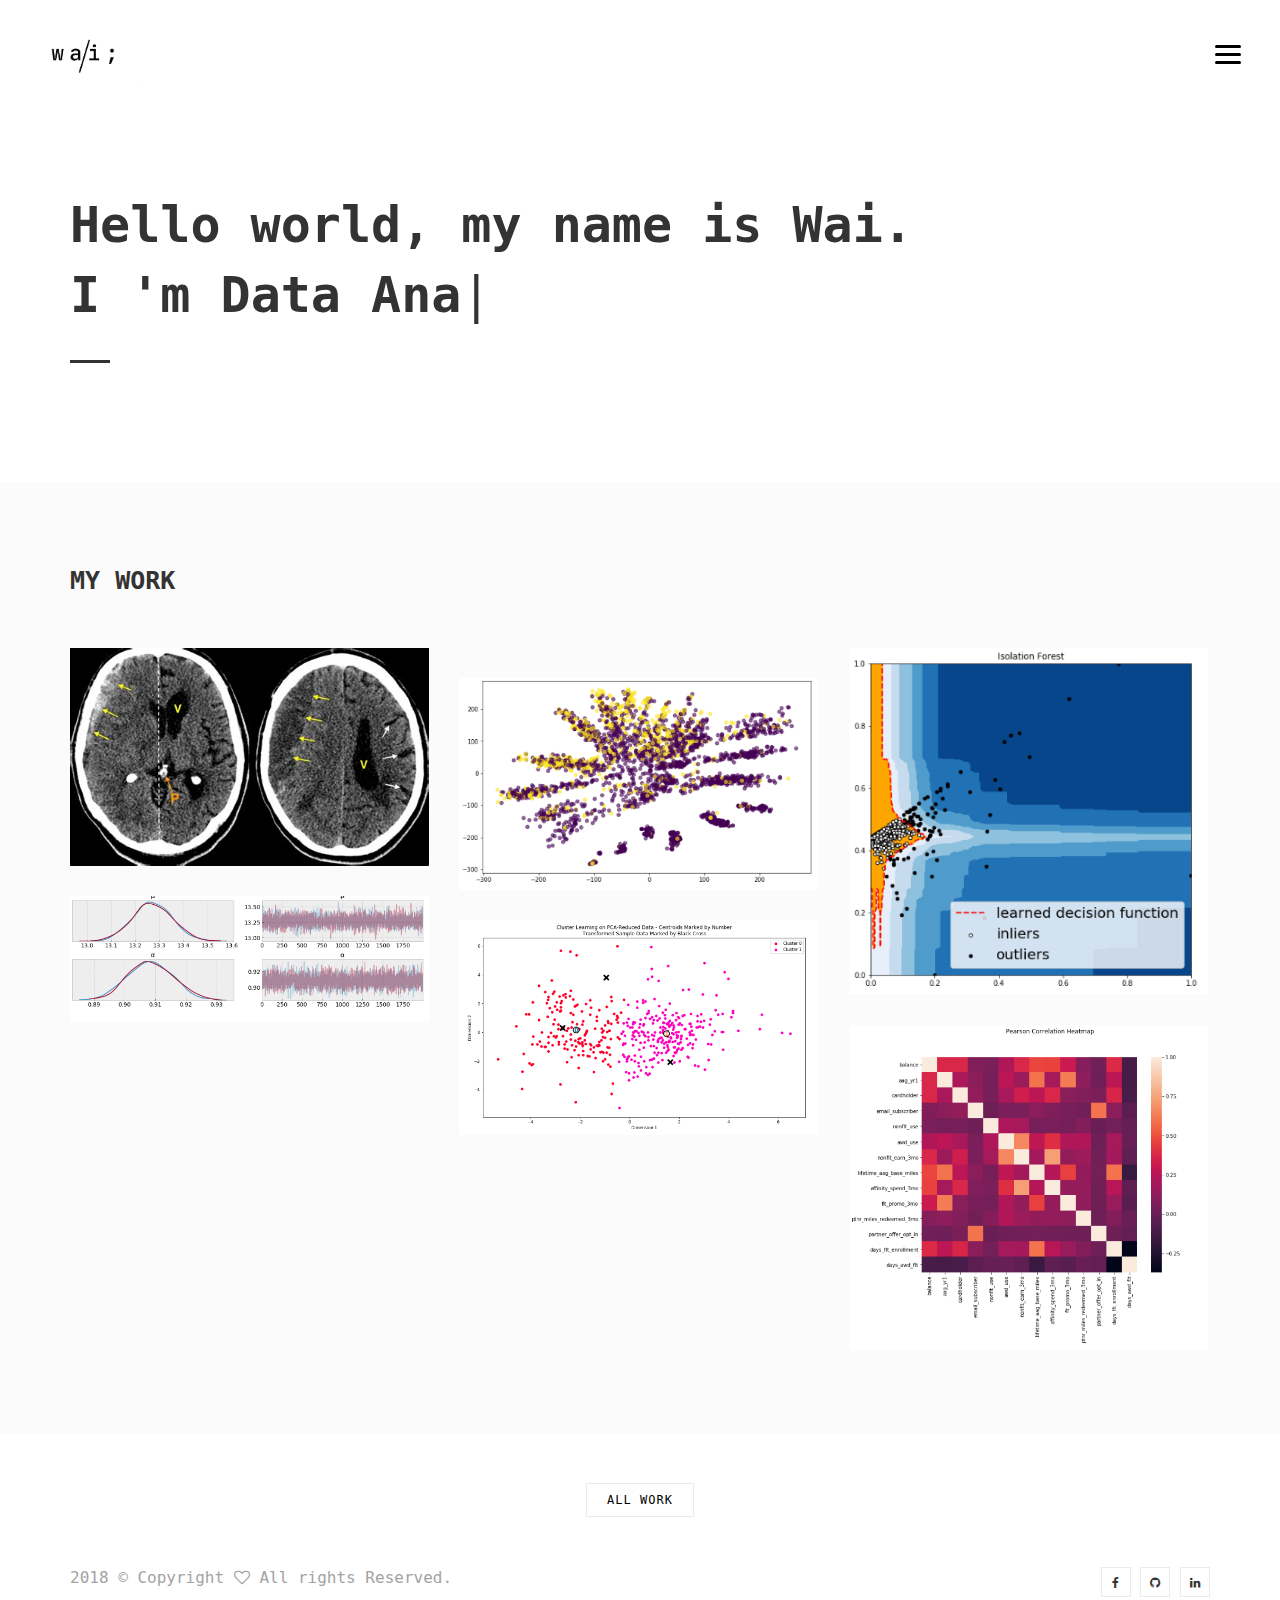
<file: index.html>
<!DOCTYPE html>
<html>
	<head>
		<title>Home</title>
		<meta charset="utf-8">
		<meta name="viewport" content="width=device-width, initial-scale=1.0, maximum-scale=1.0, user-scalable=no">
		<meta name="format-detection" content="telephone=no">
		<meta name="apple-mobile-web-app-capable" content="yes">
		<!-- Fonts-->
		<link rel="stylesheet" type="text/css" href="assets/fonts/fontawesome/font-awesome.min.css">
		<link rel="stylesheet" type="text/css" href="assets/fonts/pe-icon/pe-icon.css">
		<!-- Vendors-->
		<link rel="stylesheet" type="text/css" href="assets/vendors/bootstrap/grid.css">
		<link rel="stylesheet" type="text/css" href="assets/vendors/magnific-popup/magnific-popup.min.css">
		<link rel="stylesheet" type="text/css" href="assets/vendors/swiper/swiper.css">

		<!-- App & fonts-->
		<link rel="stylesheet" type="text/css" href="https://fonts.googleapis.com/css2?family=Source+Code+Pro&display=swap" rel="stylesheet">
		<link rel="stylesheet" type="text/css" id="app-stylesheet" href="assets/css/main.css"><!--[if lt IE 9]>
			<script src="https://oss.maxcdn.com/libs/html5shiv/3.7.0/html5shiv.js"></script>
		<![endif]-->
	</head>

	<body>
		<div class="page-wrap" id="root">

			<!-- header -->
			<header class="header header--fixed">
				<div class="header__inner">
					<div class="header__logo"><a href="index.html"><img src="assets/img/logo.png" alt="" style="width: 122px;"/></a></div>
					<div class="navbar-toggle" id="fs-button">
						<div class="navbar-icon"><span></span></div>
					</div>
				</div>

				<!-- fullscreenmenu__module -->
				<div class="fullscreenmenu__module" trigger="#fs-button">

					<!-- overlay-menu -->
					<nav class="overlay-menu">

						<!--  -->
						<ul class="wil-menu-list">
							<li class="current-menu-item"><a href="index.html">Home</a>
							</li>
						<!--	<li><a href="about.html">About</a>
						</li> -->
							<li><a href="work.html">Work</a>
							</li>
							<!--
							<li><a href="blog.html">Blog</a>
							</li> -->
							<li><a href="contact.html">Contact</a>
							</li>
						</ul><!--  -->

					</nav><!-- End / overlay-menu -->

				</div><!-- End / fullscreenmenu__module -->

			</header><!-- End / header -->

			<!-- Content-->
			<div class="wil-content">

				<!-- Section -->
				<section class="awe-section">
					<div class="container">

						<!-- page-title -->
						<div class="page-title">
							<h2 class="page-title__title">Hello world, my name is Wai.<br>I

								<!-- typing__module -->
								<div class="typing__module">
									<div class="typed-strings"><span>'m Data Analyst</span><span>love to deep dive into data </span>
									</div><span class="typed"></span>
								</div><!-- End / typing__module -->

							</h2>
							<p class="page-title__text"></p>
							<div class="page-title__divider"></div>
						</div><!-- End / page-title -->

					</div>
				</section>
				<!-- End / Section -->


				<!-- Section -->
				<section class="awe-section bg-gray">
					<div class="container">
						<div class="row">
							<div class="col-lg-6 ">

								<!-- title -->
								<div class="title">
									<h2 class="title__title">My work</h2>
								</div><!-- End / title -->

							</div>
						</div>
						<div class="grid-css grid-css--masonry" data-col-lg="3" data-col-md="2" data-col-sm="2" data-col-xs="1" data-gap="30">
							<div class="grid__inner">
								<div class="grid-sizer"></div>
								<div class="grid-item">
									<div class="grid-item__inner">
										<div class="grid-item__content-wrapper">

											<!-- work -->
											<div class="work"><a href="https://github.com/wai-htet/brain-CT-scan/">

													<!-- hoverbox ef-slide-bottom -->
													<div class="hoverbox ef-slide-bottom light">

														<!-- hb_front -->
														<div class="hb_front"><img src="assets/img/works/brain.jpeg" alt=""/>
														</div><!-- End / hb_front -->
														<!-- hb_back -->
														<div class="hb_back">
															<h2 class="work__title"> Detects Brain Hemorrhage </h2><span class="work__text">view code</span>
														</div><!-- End / hb_back -->

													</div><!-- End / hoverbox ef-slide-bottom -->
													</a>
											</div><!-- End / work -->

										</div>
									</div>
								</div>

								<div class="grid-item">
									<div class="grid-item__inner">
										<div class="grid-item__content-wrapper">

									<!-- work -->
											<div class="work"><a href="work-detail.html">

													<!-- hoverbox ef-move-top -->
													<div class="hoverbox ef-move-top light">

														<!-- hb_front
														<div class="hb_front"><img src="https://images.pexels.com/photos/609687/pexels-photo-609687.jpeg?w=1260&amp;h=750&amp;auto=compress&amp;cs=tinysrgb" alt=""/>
														</div>
														<! End / hb_front -->


														<!-- hb_back
														<div class="hb_back">
															<h2 class="work__title">How to Create and Manage SVG Sprites</h2><span class="work__text">View detail</span>
														</div> -->

													</div><!-- End / hoverbox ef-move-top -->
													</a>
											</div><!-- End / work -->

										</div>
									</div>
								</div>
								<div class="grid-item">
									<div class="grid-item__inner">
										<div class="grid-item__content-wrapper">

											<!-- work -->
											<div class="work"><a href="https://github.com/wai-htet/Machine-learning">

													<!-- hoverbox ef-slide-right -->
													<div class="hoverbox ef-slide-right light">

														<!-- hb_front -->
														<div class="hb_front"><img src="assets/img/works/anonmly detection.png" alt=""/>
														</div><!-- End / hb_front -->


														<!-- hb_back -->
														<div class="hb_back">
															<h2 class="work__title">Anonmly Detection</h2><span class="work__text">View Code</span>
														</div><!-- End / hb_back -->

													</div><!-- End / hoverbox ef-slide-right -->
													</a>
											</div><!-- End / work -->

										</div>
									</div>
								</div>
								<div class="grid-item">
									<div class="grid-item__inner">
										<div class="grid-item__content-wrapper">

											<!-- work -->
											<div class="work"><a href="https://github.com/wai-htet/Machine-learning">

													<!-- hoverbox ef-zoom-in -->
													<div class="hoverbox ef-zoom-in light">

														<!-- hb_front -->
														<div class="hb_front"><img src="assets/img/works/customer-churn.png" alt=""/>
														</div><!-- End / hb_front -->


														<!-- hb_back -->
														<div class="hb_back">
															<h2 class="work__title">Autoencoder for Customer Churn</h2><span class="work__text">View Code</span>
														</div><!-- End / hb_back -->

													</div><!-- End / hoverbox ef-zoom-in -->
													</a>
											</div><!-- End / work -->

										</div>
									</div>
								</div>
								<!--
								<div class="grid-item">
									<div class="grid-item__inner">
										<div class="grid-item__content-wrapper">

											<!-- work 
											<div class="work"><a href="work-detail.htm">

													<!-- hoverbox ef-zoom-in 
													<div class="hoverbox ef-zoom-in light">

														<!-- hb_front 
														<div class="hb_front"><img src="assets/img/works/out2.gif" alt=""/>
														</div><!-- End / hb_front -->


														<!-- hb_back 
														<div class="hb_back">
															<h2 class="work__title">Lane-And-Vehicle-Detection - computer vision </h2><span class="work__text">View Code</span>
														</div><!-- End / hb_back 

													</div><!-- End / hoverbox ef-zoom-in 
													</a>
											</div><!-- End / work

										</div>
									</div>
								</div> -->
								<div class="grid-item">
									<div class="grid-item__inner">
										<div class="grid-item__content-wrapper">

											<!-- work -->
											<div class="work"><a href="https://github.com/wai-htet/Machine-learning">

													<!-- hoverbox ef-slide-right -->
													<div class="hoverbox ef-slide-right light">

														<!-- hb_front -->
														<div class="hb_front"><img src="assets/img/works/customer.png" alt=""/>
														</div><!-- End / hb_front -->


														<!-- hb_back -->
														<div class="hb_back">
															<h2 class="work__title"> Customer Support Response time </h2><span class="work__text">View Code</span>
														</div><!-- End / hb_back -->

													</div><!-- End / hoverbox ef-slide-right -->
													</a>
											</div><!-- End / work -->

										</div>
									</div>
								</div>
								<div class="grid-item">
									<div class="grid-item__inner">
										<div class="grid-item__content-wrapper">

											<!-- work -->
											<div class="work"><a href="https://github.com/wai-htet/Machine-learning">

													<!-- hoverbox ef-move-right -->
													<div class="hoverbox ef-move-right light">

														<!-- hb_front -->
														<div class="hb_front"><img src="assets/img/works/customer seg.png" alt=""/>
														</div><!-- End / hb_front -->


														<!-- hb_back -->
														<div class="hb_back">
															<h2 class="work__title">Customer_Segmentation</h2><span class="work__text">View Code</span>
														</div><!-- End / hb_back -->

													</div><!-- End / hoverbox ef-move-right -->
													</a>
											</div><!-- End / work -->

										</div>
									</div>
								</div>
								<div class="grid-item">
									<div class="grid-item__inner">
										<div class="grid-item__content-wrapper">

											<!-- work -->
											<div class="work"><a href="https://github.com/wai-htet/Machine-learning">

													<!-- hoverbox ef-move-bottom -->
													<div class="hoverbox ef-move-bottom light">

														<!-- hb_front -->
														<div class="hb_front"><img src="assets/img/works/haha.png" alt=""/>
														</div><!-- End / hb_front -->


														<!-- hb_back -->
														<div class="hb_back">
															<h2 class="work__title">Propensity Modelling</h2><span class="work__text">View Code</span>
														</div><!-- End / hb_back -->

													</div><!-- End / hoverbox ef-move-bottom -->
													</a>
											</div><!-- End / work -->

										</div>
									</div>
								</div>
								<!--
								<div class="grid-item">
									<div class="grid-item__inner">
										<div class="grid-item__content-wrapper">

											<!-- work -
											<div class="work"><a href="https://github.com/wai-htet/Machine-learning">

													<!-- hoverbox ef-move-bottom
													<div class="hoverbox ef-move-bottom light">

														<!-- hb_front
														<div class="hb_front"><img src="https://images.pexels.com/photos/15382/pexels-photo.jpg?h=350&amp;auto=compress&amp;cs=tinysrgb" alt=""/>
														</div><!-- End / hb_front -->


														<!-- hb_back
														<div class="hb_back">
															<h2 class="work__title">5 Ways to Use 404 Pages</h2><span class="work__text">View Code</span>
														</div><!-- End / hb_back

													</div><!-- End / hoverbox ef-move-bottom
													</a>
											</div><!-- End / work -->

										</div>
									</div>
								</div>
							</div>
						</div>

						<div class="awe-text-center mt-50">
							<a class="md-btn md-btn--outline-primary" href="#">all work
							</a>
						</div>
					</div>
				</section>
				<!-- End / Section -->

			</div>
			<!-- End / Content-->

			<!-- footer -->
			<div class="footer">
				<div class="container">
					<div class="row">
						<div class="col-md-6 col-lg-6 ">
							<p class="footer__coppy">2018 &copy; Copyright <i class="fa fa-heart-o" aria-hidden="true"></i>  All rights Reserved.</p>
						</div>
						<div class="col-md-6 col-lg-6 ">
							<div class="footer__social">

								<!-- social-icon -->
								<a class="social-icon" href="#"><i class="social-icon__icon fa fa-facebook"></i>
								</a><!-- End / social-icon -->
								<!-- social-icon -->
								<a class="social-icon" href="#"><i class="fa fa-github" aria-hidden="true"></i></a>
								<!-- End / social-icon -->
								<!-- social-icon -->
								<a class="social-icon" href="#"><i class="social-icon__icon fa fa-linkedin"></i>
								</a><!-- End / social-icon -->
                <!-- End / social-icon -->

							</div>
						</div>
					</div>
				</div>
			</div><!-- End / footer -->

		</div>
		<!-- Vendors-->
		<script type="text/javascript" src="assets/vendors/jquery/jquery.min.js"></script>
		<script type="text/javascript" src="assets/vendors/imagesloaded/imagesloaded.pkgd.js"></script>
		<script type="text/javascript" src="assets/vendors/isotope-layout/isotope.pkgd.js"></script>
		<script type="text/javascript" src="assets/vendors/jquery-one-page/jquery.nav.min.js"></script>
		<script type="text/javascript" src="assets/vendors/jquery.easing/jquery.easing.min.js"></script>
		<script type="text/javascript" src="assets/vendors/jquery.matchHeight/jquery.matchHeight.min.js"></script>
		<script type="text/javascript" src="assets/vendors/magnific-popup/jquery.magnific-popup.min.js"></script>
		<script type="text/javascript" src="assets/vendors/masonry-layout/masonry.pkgd.js"></script>
		<script type="text/javascript" src="assets/vendors/jquery.waypoints/jquery.waypoints.min.js"></script>
		<script type="text/javascript" src="assets/vendors/swiper/swiper.jquery.js"></script>
		<script type="text/javascript" src="assets/vendors/menu/menu.js"></script>
		<script type="text/javascript" src="assets/vendors/typed/typed.min.js"></script>
		<!-- App-->
		<script type="text/javascript" src="assets/js/main.js"></script>
	</body>
</html>
</file>
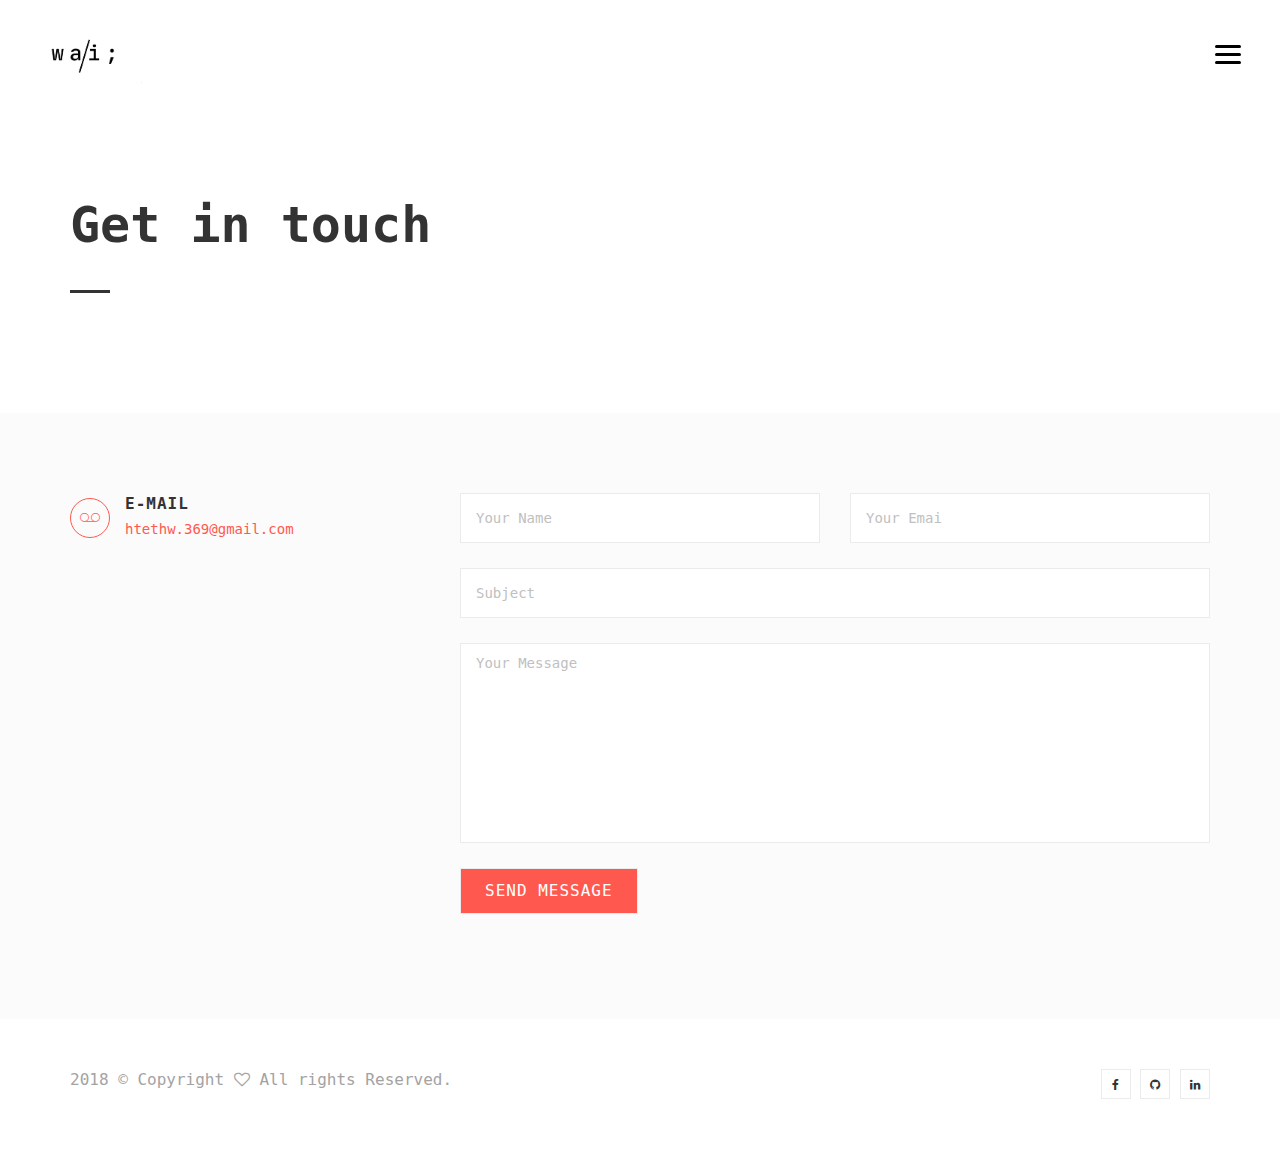
<file: contact.html>
<!DOCTYPE html>
<html>
	<head>
		<title>Contact</title>
		<meta charset="utf-8">
		<meta name="viewport" content="width=device-width, initial-scale=1.0, maximum-scale=1.0, user-scalable=no">
		<meta name="format-detection" content="telephone=no">
		<meta name="apple-mobile-web-app-capable" content="yes">
		<!-- Fonts-->
		<link rel="stylesheet" type="text/css" href="assets/fonts/fontawesome/font-awesome.min.css">
		<link rel="stylesheet" type="text/css" href="assets/fonts/pe-icon/pe-icon.css">
		<!-- Vendors-->
		<link rel="stylesheet" type="text/css" href="assets/vendors/bootstrap/grid.css">
		<link rel="stylesheet" type="text/css" href="assets/vendors/magnific-popup/magnific-popup.min.css">
		<link rel="stylesheet" type="text/css" href="assets/vendors/swiper/swiper.css">
		<!-- App & fonts-->
		<link rel="stylesheet" type="text/css" href="https://fonts.googleapis.com/css?family=Montserrat:300,400,500,600,700|Open+Sans:400,700">
		<link rel="stylesheet" type="text/css" id="app-stylesheet" href="assets/css/main.css"><!--[if lt IE 9]>
			<script src="https://oss.maxcdn.com/libs/html5shiv/3.7.0/html5shiv.js"></script>
		<![endif]-->
	</head>

	<body>
		<div class="page-wrap" id="root">

			<!-- header -->
			<header class="header header--fixed">
				<div class="header__inner">
					<div class="header__logo"><a href="index.html"><img src="assets/img/logo.png" alt="" style="width: 122px;"/></a></div>
					<div class="navbar-toggle" id="fs-button">
						<div class="navbar-icon"><span></span></div>
					</div>
				</div>

				<!-- fullscreenmenu__module -->
				<div class="fullscreenmenu__module" trigger="#fs-button">

					<!-- overlay-menu -->
					<nav class="overlay-menu">

						<!--  -->
						<ul class="wil-menu-list">
							<li><a href="index.html">Home</a>
							</li>
							<!--<li><a href="about.html">About</a>
							</li> -->
							<li><a href="work.html">Work</a>
							</li>
						<!--	<li><a href="blog.html">Blog</a>
							</li> -->
							<li class="current-menu-item"><a href="contact.html">Contact</a>
							</li>
						</ul><!--  -->

					</nav><!-- End / overlay-menu -->

				</div><!-- End / fullscreenmenu__module -->

			</header><!-- End / header -->

			<!-- Content-->
			<div class="wil-content">

				<!-- Section -->
				<section class="awe-section">
					<div class="container">

						<!-- page-title -->
						<div class="page-title pb-40">
							<h2 class="page-title__title">Get in touch</h2>
						<!--	<p class="page-title__text">Curabitur elementum urna augue, eu porta</p> -->
							<div class="page-title__divider"></div>
						</div><!-- End / page-title -->

					</div>
				</section>
				<!-- End / Section -->


				<!-- Section -->
				<section class="awe-section bg-gray">
					<div class="container">
						<div class="row">
							<div class="col-md-4 col-lg-3 ">

								<!-- contact
								<div class="contact">
									<div class="contact__icon"><i class="pe-7s-note"></i></div>
									<h3 class="contact__title">address</h3>
									<div class="contact__text">Nam suscipit nisi risus, et porttitor metus molest</div>
								</div><!-- End / contact -->


								<!-- contact
								<div class="contact">
									<div class="contact__icon"><i class="pe-7s-back"></i></div>
									<h3 class="contact__title">call us</h3>
									<div class="contact__text">+1-202-555-0177</div>
								</div><!-- End / contact -->


								<!-- contact -->

								<div class="contact">
									<div class="contact__icon"><i class="pe-7s-voicemail"></i></div>
									<h3 class="contact__title">e-mail</h3>
									<div class="contact__text"><a href="#">htethw.369@gmail.com</a></div>
								</div><!-- End / contact -->

							</div>
							<form action=”contact.php” method=”post” enctype=”multipart/form-data”>
							<div class="col-md-7 col-lg-8 col-xs-offset-0 col-sm-offset-0 col-md-offset-0 col-lg-offset-1 ">
								<div class="form-wrapper">

									<!-- form-item -->
									
									<div class="form-item form-item--half">
										<input class="form-control" type="text" name="input" placeholder="Your name"/>
									</div><!-- End / form-item -->


									<!-- form-item -->
									<div class="form-item form-item--half">
										<input class="form-control" type="text" name="input" placeholder="Your emai"/>
									</div><!-- End / form-item -->


									<!-- form-item -->
									<div class="form-item">
										<input class="form-control" type="text" name="input" placeholder="Subject"/>
									</div><!-- End / form-item -->


									<!-- form-item -->
									<div class="form-item">
										<textarea class="form-control" placeholder="Your message" style="min-height:200px;"></textarea>
									</div><!-- End / form-item -->


									<!-- form-item -->
									<div class="form-item">
										<a class="md-btn md-btn--primary md-btn--lg " href="#">Send message
										</a>
									</div><!-- End / form-item -->
			
								</div>
							</div>
							</form>
						</div>
					</div>
				</section>
				<!-- End / Section -->

			</div>
			<!-- End / Content-->

			<!-- footer -->
			<div class="footer">
				<div class="container">
					<div class="row">
						<div class="col-md-6 col-lg-6 ">
							<p class="footer__coppy">2018 &copy; Copyright <i class="fa fa-heart-o" aria-hidden="true"></i>  All rights Reserved.</p>
						</div>
						<div class="col-md-6 col-lg-6 ">
							<div class="footer__social">

								<!-- social-icon -->
								<a class="social-icon" href="#"><i class="social-icon__icon fa fa-facebook"></i>
								</a><!-- End / social-icon -->
								<!-- social-icon -->
								<a class="social-icon" href="#"><i class="fa fa-github" aria-hidden="true"></i></a>
								<!-- End / social-icon -->
								<!-- social-icon -->
								<a class="social-icon" href="#"><i class="social-icon__icon fa fa-linkedin"></i>
								</a><!-- End / social-icon -->
                <!-- End / social-icon -->

							</div>
						</div>
					</div>
				</div>
			</div><!-- End / footer -->

		</div>
		<!-- Vendors-->
		<script type="text/javascript" src="assets/vendors/jquery/jquery.min.js"></script>
		<script type="text/javascript" src="assets/vendors/imagesloaded/imagesloaded.pkgd.js"></script>
		<script type="text/javascript" src="assets/vendors/isotope-layout/isotope.pkgd.js"></script>
		<script type="text/javascript" src="assets/vendors/jquery-one-page/jquery.nav.min.js"></script>
		<script type="text/javascript" src="assets/vendors/jquery.easing/jquery.easing.min.js"></script>
		<script type="text/javascript" src="assets/vendors/jquery.matchHeight/jquery.matchHeight.min.js"></script>
		<script type="text/javascript" src="assets/vendors/magnific-popup/jquery.magnific-popup.min.js"></script>
		<script type="text/javascript" src="assets/vendors/masonry-layout/masonry.pkgd.js"></script>
		<script type="text/javascript" src="assets/vendors/jquery.waypoints/jquery.waypoints.min.js"></script>
		<script type="text/javascript" src="assets/vendors/swiper/swiper.jquery.js"></script>
		<script type="text/javascript" src="assets/vendors/menu/menu.js"></script>
		<script type="text/javascript" src="assets/vendors/typed/typed.min.js"></script>
		<!-- App-->
		<script type="text/javascript" src="assets/js/main.js"></script>
	</body>
</html>
</file>
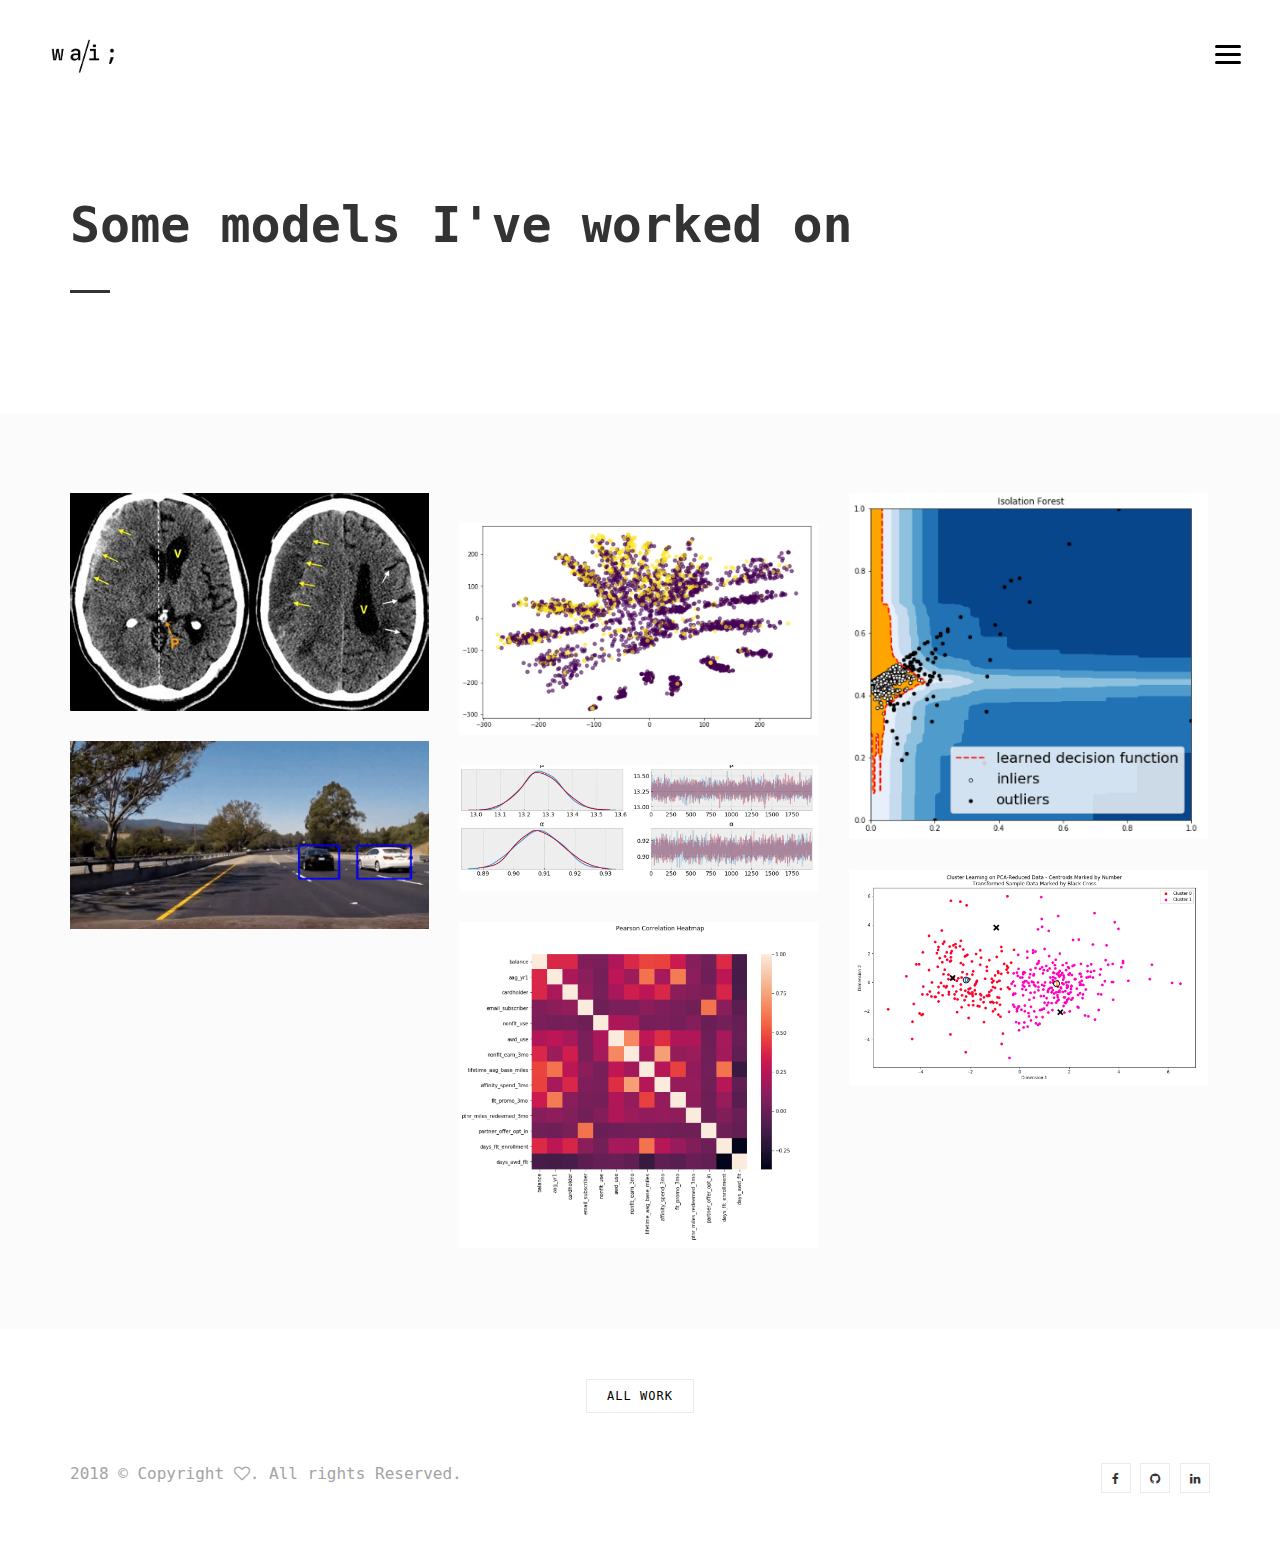
<file: work.html>
<!DOCTYPE html>
<html>
	<head>
		<title>Work</title>
		<meta charset="utf-8">
		<meta name="viewport" content="width=device-width, initial-scale=1.0, maximum-scale=1.0, user-scalable=no">
		<meta name="format-detection" content="telephone=no">
		<meta name="apple-mobile-web-app-capable" content="yes">
		<!-- Fonts-->
		<link rel="stylesheet" type="text/css" href="assets/fonts/fontawesome/font-awesome.min.css">
		<link rel="stylesheet" type="text/css" href="assets/fonts/pe-icon/pe-icon.css">
		<!-- Vendors-->
		<link rel="stylesheet" type="text/css" href="assets/vendors/bootstrap/grid.css">
		<link rel="stylesheet" type="text/css" href="assets/vendors/magnific-popup/magnific-popup.min.css">
		<link rel="stylesheet" type="text/css" href="assets/vendors/swiper/swiper.css">
		<!-- App & fonts-->
		<link rel="stylesheet" type="text/css" href="https://fonts.googleapis.com/css?family=Montserrat:300,400,500,600,700|Open+Sans:400,700">
		<link rel="stylesheet" type="text/css" id="app-stylesheet" href="assets/css/main.css"><!--[if lt IE 9]>
			<script src="https://oss.maxcdn.com/libs/html5shiv/3.7.0/html5shiv.js"></script>
		<![endif]-->
	</head>

	<body>
		<div class="page-wrap" id="root">

			<!-- header -->
			<header class="header header--fixed">
				<div class="header__inner">
					<div class="header__logo"><a href="index.html"><img src="assets/img/logo.png" alt="" style="width: 122px;"/></a></div>
					<div class="navbar-toggle" id="fs-button">
						<div class="navbar-icon"><span></span></div>
					</div>
				</div>

				<!-- fullscreenmenu__module -->
				<div class="fullscreenmenu__module" trigger="#fs-button">

					<!-- overlay-menu -->
					<nav class="overlay-menu">

						<!--  -->
						<ul class="wil-menu-list">
							<li><a href="index.html">Home</a>
							</li>
							<li><a href="about.html">About</a>
							</li>
							<li class="current-menu-item"><a href="work.html">Work</a>
							</li>
							<li><a href="blog.html">Blog</a>
							</li>
							<li><a href="contact.html">Contact</a>
							</li>
						</ul><!--  -->

					</nav><!-- End / overlay-menu -->

				</div><!-- End / fullscreenmenu__module -->

			</header><!-- End / header -->

			<!-- Content-->
			<div class="wil-content">

				<!-- Section -->
				<section class="awe-section">
					<div class="container">

						<!-- page-title -->
						<div class="page-title pb-40">
							<h2 class="page-title__title">Some models I've worked on</h2>
							<p class="page-title__text"> </p>
							<div class="page-title__divider"></div>
						</div><!-- End / page-title -->

					</div>
				</section>
				<!-- End / Section -->


				<!-- Section -->
				<section class="awe-section bg-gray">
					<div class="container">
						<div class="grid-css grid-css--masonry" data-col-lg="3" data-col-md="2" data-col-sm="2" data-col-xs="1" data-gap="30">
							<div class="grid__inner">
								<div class="grid-sizer"></div>
								<div class="grid-item">
									<div class="grid-item__inner">
										<div class="grid-item__content-wrapper">

											<div class="work"><a href="https://github.com/wai-htet/brain-CT-scan/">

													<!-- hoverbox ef-slide-bottom -->
													<div class="hoverbox ef-slide-bottom light">

														<!-- hb_front -->
														<div class="hb_front"><img src="assets/img/works/brain.jpeg" alt=""/>
														</div><!-- End / hb_front -->
														<!-- hb_back -->
														<div class="hb_back">
															<h2 class="work__title"> Detects Brain Hemorrhage </h2><span class="work__text">view code</span>
														</div><!-- End / hb_back -->

													</div><!-- End / hoverbox ef-slide-bottom -->
													</a>
											</div><!-- End / work -->

										</div>
									</div>
								</div>

								<div class="grid-item">
									<div class="grid-item__inner">
										<div class="grid-item__content-wrapper">

									<!-- work -->
											<div class="work"><a href="work-detail.html">

													<!-- hoverbox ef-move-top -->
													<div class="hoverbox ef-move-top light">

														<!-- hb_front
														<div class="hb_front"><img src="https://images.pexels.com/photos/609687/pexels-photo-609687.jpeg?w=1260&amp;h=750&amp;auto=compress&amp;cs=tinysrgb" alt=""/>
														</div>
														<! End / hb_front -->


														<!-- hb_back
														<div class="hb_back">
															<h2 class="work__title">How to Create and Manage SVG Sprites</h2><span class="work__text">View detail</span>
														</div> -->

													</div><!-- End / hoverbox ef-move-top -->
													</a>
											</div><!-- End / work -->

										</div>
									</div>
								</div>
								<div class="grid-item">
									<div class="grid-item__inner">
										<div class="grid-item__content-wrapper">

											<!-- work -->
											<div class="work"><a href="https://github.com/wai-htet/Machine-learning">

													<!-- hoverbox ef-slide-right -->
													<div class="hoverbox ef-slide-right light">

														<!-- hb_front -->
														<div class="hb_front"><img src="assets/img/works/anonmly detection.png" alt=""/>
														</div><!-- End / hb_front -->


														<!-- hb_back -->
														<div class="hb_back">
															<h2 class="work__title">Anonmly Detection</h2><span class="work__text">View Code</span>
														</div><!-- End / hb_back -->

													</div><!-- End / hoverbox ef-slide-right -->
													</a>
											</div><!-- End / work -->

										</div>
									</div>
								</div>
								<div class="grid-item">
									<div class="grid-item__inner">
										<div class="grid-item__content-wrapper">

											<!-- work -->
											<div class="work"><a href="https://github.com/wai-htet/Machine-learning">

													<!-- hoverbox ef-zoom-in -->
													<div class="hoverbox ef-zoom-in light">

														<!-- hb_front -->
														<div class="hb_front"><img src="assets/img/works/customer-churn.png" alt=""/>
														</div><!-- End / hb_front -->


														<!-- hb_back -->
														<div class="hb_back">
															<h2 class="work__title">Autoencoder for Customer Churn</h2><span class="work__text">View Code</span>
														</div><!-- End / hb_back -->

													</div><!-- End / hoverbox ef-zoom-in -->
													</a>
											</div><!-- End / work -->

										</div>
									</div>
								</div>
								<div class="grid-item">
									<div class="grid-item__inner">
										<div class="grid-item__content-wrapper">

											<!-- work -->
											<div class="work"><a href="work-detail.htm">

													<!-- hoverbox ef-zoom-in -->
													<div class="hoverbox ef-zoom-in light">

														<!-- hb_front -->
														<div class="hb_front"><img src="assets/img/works/out2.gif" alt=""/>
														</div><!-- End / hb_front -->


														<!-- hb_back -->
														<div class="hb_back">
															<h2 class="work__title">Lane-And-Vehicle-Detection - computer vision </h2><span class="work__text">View Code</span>
														</div><!-- End / hb_back -->

													</div><!-- End / hoverbox ef-zoom-in -->
													</a>
											</div><!-- End / work -->

										</div>
									</div>
								</div>
								<div class="grid-item">
									<div class="grid-item__inner">
										<div class="grid-item__content-wrapper">

											<!-- work -->
											<div class="work"><a href="https://github.com/wai-htet/Machine-learning">

													<!-- hoverbox ef-slide-right -->
													<div class="hoverbox ef-slide-right light">

														<!-- hb_front -->
														<div class="hb_front"><img src="assets/img/works/customer.png" alt=""/>
														</div><!-- End / hb_front -->


														<!-- hb_back -->
														<div class="hb_back">
															<h2 class="work__title"> Customer Support Response time </h2><span class="work__text">View Code</span>
														</div><!-- End / hb_back -->

													</div><!-- End / hoverbox ef-slide-right -->
													</a>
											</div><!-- End / work -->

										</div>
									</div>
								</div>
								<div class="grid-item">
									<div class="grid-item__inner">
										<div class="grid-item__content-wrapper">

											<!-- work -->
											<div class="work"><a href="https://github.com/wai-htet/Machine-learning">

													<!-- hoverbox ef-move-right -->
													<div class="hoverbox ef-move-right light">

														<!-- hb_front -->
														<div class="hb_front"><img src="assets/img/works/customer seg.png" alt=""/>
														</div><!-- End / hb_front -->


														<!-- hb_back -->
														<div class="hb_back">
															<h2 class="work__title">Customer_Segmentation</h2><span class="work__text">View Code</span>
														</div><!-- End / hb_back -->

													</div><!-- End / hoverbox ef-move-right -->
													</a>
											</div><!-- End / work -->

										</div>
									</div>
								</div>
								<div class="grid-item">
									<div class="grid-item__inner">
										<div class="grid-item__content-wrapper">

											<!-- work -->
											<div class="work"><a href="https://github.com/wai-htet/Machine-learning">

													<!-- hoverbox ef-move-bottom -->
													<div class="hoverbox ef-move-bottom light">

														<!-- hb_front -->
														<div class="hb_front"><img src="assets/img/works/haha.png" alt=""/>
														</div><!-- End / hb_front -->


														<!-- hb_back -->
														<div class="hb_back">
															<h2 class="work__title">Propensity Modelling</h2><span class="work__text">View Code</span>
														</div><!-- End / hb_back -->

													</div><!-- End / hoverbox ef-move-bottom -->
													</a>
											</div><!-- End / work -->

										</div>
									</div>
								</div>
								<!--
								<div class="grid-item">
									<div class="grid-item__inner">
										<div class="grid-item__content-wrapper">

											<!-- work -
											<div class="work"><a href="https://github.com/wai-htet/Machine-learning">

													<!-- hoverbox ef-move-bottom
													<div class="hoverbox ef-move-bottom light">

														<!-- hb_front
														<div class="hb_front"><img src="https://images.pexels.com/photos/15382/pexels-photo.jpg?h=350&amp;auto=compress&amp;cs=tinysrgb" alt=""/>
														</div><!-- End / hb_front -->


														<!-- hb_back
														<div class="hb_back">
															<h2 class="work__title">5 Ways to Use 404 Pages</h2><span class="work__text">View Code</span>
														</div><!-- End / hb_back

													</div><!-- End / hoverbox ef-move-bottom
													</a>
											</div><!-- End / work -->

										</div>
									</div>
								</div>
							</div>
						</div>

						<div class="awe-text-center mt-50">
							<a class="md-btn md-btn--outline-primary" href="#">all work
							</a>
						</div>
					</div>
				</section>
				<!-- End / Section -->

			</div>
			<!-- End / Content-->

			<!-- footer -->
			<div class="footer">
				<div class="container">
					<div class="row">
						<div class="col-md-6 col-lg-6 ">
							<p class="footer__coppy">2018 &copy; Copyright  <i class="fa fa-heart-o" aria-hidden="true"></i>. All rights Reserved.</p>
						</div>
						<div class="col-md-6 col-lg-6 ">
							<div class="footer__social">

								<!-- social-icon -->
								<a class="social-icon" href="#"><i class="social-icon__icon fa fa-facebook"></i>
								</a><!-- End / social-icon -->
								<!-- social-icon -->
								<a class="social-icon" href="#"><i class="fa fa-github" aria-hidden="true"></i></a>
								<!-- End / social-icon -->
								<!-- social-icon -->
								<a class="social-icon" href="#"><i class="social-icon__icon fa fa-linkedin"></i>
								</a><!-- End / social-icon -->
                <!-- End / social-icon -->

							</div>
						</div>
					</div>
				</div>
			</div><!-- End / footer -->

		</div>
		<!-- Vendors-->
		<script type="text/javascript" src="assets/vendors/jquery/jquery.min.js"></script>
		<script type="text/javascript" src="assets/vendors/imagesloaded/imagesloaded.pkgd.js"></script>
		<script type="text/javascript" src="assets/vendors/isotope-layout/isotope.pkgd.js"></script>
		<script type="text/javascript" src="assets/vendors/jquery-one-page/jquery.nav.min.js"></script>
		<script type="text/javascript" src="assets/vendors/jquery.easing/jquery.easing.min.js"></script>
		<script type="text/javascript" src="assets/vendors/jquery.matchHeight/jquery.matchHeight.min.js"></script>
		<script type="text/javascript" src="assets/vendors/magnific-popup/jquery.magnific-popup.min.js"></script>
		<script type="text/javascript" src="assets/vendors/masonry-layout/masonry.pkgd.js"></script>
		<script type="text/javascript" src="assets/vendors/jquery.waypoints/jquery.waypoints.min.js"></script>
		<script type="text/javascript" src="assets/vendors/swiper/swiper.jquery.js"></script>
		<script type="text/javascript" src="assets/vendors/menu/menu.js"></script>
		<script type="text/javascript" src="assets/vendors/typed/typed.min.js"></script>
		<!-- App-->
		<script type="text/javascript" src="assets/js/main.js"></script>
	</body>
</html>
</file>
<file: assets/fonts/pe-icon/pe-icon.css>
@font-face {
	font-family: 'Pe-icon-7-stroke';
	src:url('fonts/Pe-icon-7-stroke.eot?d7yf1v');
	src:url('fonts/Pe-icon-7-stroke.eot?#iefixd7yf1v') format('embedded-opentype'),
		url('fonts/Pe-icon-7-stroke.woff?d7yf1v') format('woff'),
		url('fonts/Pe-icon-7-stroke.ttf?d7yf1v') format('truetype'),
		url('fonts/Pe-icon-7-stroke.svg?d7yf1v#Pe-icon-7-stroke') format('svg');
	font-weight: normal;
	font-style: normal;
}

[class^="pe-7s-"], [class*=" pe-7s-"] {
	font-family: 'Pe-icon-7-stroke';
	speak: none;
	font-style: normal;
	font-weight: normal;
	font-variant: normal;
	text-transform: none;
	line-height: 1;

	/* Better Font Rendering =========== */
	-webkit-font-smoothing: antialiased;
	-moz-osx-font-smoothing: grayscale;
}

.pe-7s-album:before {
	content: "\e6aa";
}
.pe-7s-arc:before {
	content: "\e6ab";
}
.pe-7s-back-2:before {
	content: "\e6ac";
}
.pe-7s-bandaid:before {
	content: "\e6ad";
}
.pe-7s-car:before {
	content: "\e6ae";
}
.pe-7s-diamond:before {
	content: "\e6af";
}
.pe-7s-door-lock:before {
	content: "\e6b0";
}
.pe-7s-eyedropper:before {
	content: "\e6b1";
}
.pe-7s-female:before {
	content: "\e6b2";
}
.pe-7s-gym:before {
	content: "\e6b3";
}
.pe-7s-hammer:before {
	content: "\e6b4";
}
.pe-7s-headphones:before {
	content: "\e6b5";
}
.pe-7s-helm:before {
	content: "\e6b6";
}
.pe-7s-hourglass:before {
	content: "\e6b7";
}
.pe-7s-leaf:before {
	content: "\e6b8";
}
.pe-7s-magic-wand:before {
	content: "\e6b9";
}
.pe-7s-male:before {
	content: "\e6ba";
}
.pe-7s-map-2:before {
	content: "\e6bb";
}
.pe-7s-next-2:before {
	content: "\e6bc";
}
.pe-7s-paint-bucket:before {
	content: "\e6bd";
}
.pe-7s-pendrive:before {
	content: "\e6be";
}
.pe-7s-photo:before {
	content: "\e6bf";
}
.pe-7s-piggy:before {
	content: "\e6c0";
}
.pe-7s-plugin:before {
	content: "\e6c1";
}
.pe-7s-refresh-2:before {
	content: "\e6c2";
}
.pe-7s-rocket:before {
	content: "\e6c3";
}
.pe-7s-settings:before {
	content: "\e6c4";
}
.pe-7s-shield:before {
	content: "\e6c5";
}
.pe-7s-smile:before {
	content: "\e6c6";
}
.pe-7s-usb:before {
	content: "\e6c7";
}
.pe-7s-vector:before {
	content: "\e6c8";
}
.pe-7s-wine:before {
	content: "\e6c9";
}
.pe-7s-cloud-upload:before {
	content: "\e68a";
}
.pe-7s-cash:before {
	content: "\e68c";
}
.pe-7s-close:before {
	content: "\e680";
}
.pe-7s-bluetooth:before {
	content: "\e68d";
}
.pe-7s-cloud-download:before {
	content: "\e68b";
}
.pe-7s-way:before {
	content: "\e68e";
}
.pe-7s-close-circle:before {
	content: "\e681";
}
.pe-7s-id:before {
	content: "\e68f";
}
.pe-7s-angle-up:before {
	content: "\e682";
}
.pe-7s-wristwatch:before {
	content: "\e690";
}
.pe-7s-angle-up-circle:before {
	content: "\e683";
}
.pe-7s-world:before {
	content: "\e691";
}
.pe-7s-angle-right:before {
	content: "\e684";
}
.pe-7s-volume:before {
	content: "\e692";
}
.pe-7s-angle-right-circle:before {
	content: "\e685";
}
.pe-7s-users:before {
	content: "\e693";
}
.pe-7s-angle-left:before {
	content: "\e686";
}
.pe-7s-user-female:before {
	content: "\e694";
}
.pe-7s-angle-left-circle:before {
	content: "\e687";
}
.pe-7s-up-arrow:before {
	content: "\e695";
}
.pe-7s-angle-down:before {
	content: "\e688";
}
.pe-7s-switch:before {
	content: "\e696";
}
.pe-7s-angle-down-circle:before {
	content: "\e689";
}
.pe-7s-scissors:before {
	content: "\e697";
}
.pe-7s-wallet:before {
	content: "\e600";
}
.pe-7s-safe:before {
	content: "\e698";
}
.pe-7s-volume2:before {
	content: "\e601";
}
.pe-7s-volume1:before {
	content: "\e602";
}
.pe-7s-voicemail:before {
	content: "\e603";
}
.pe-7s-video:before {
	content: "\e604";
}
.pe-7s-user:before {
	content: "\e605";
}
.pe-7s-upload:before {
	content: "\e606";
}
.pe-7s-unlock:before {
	content: "\e607";
}
.pe-7s-umbrella:before {
	content: "\e608";
}
.pe-7s-trash:before {
	content: "\e609";
}
.pe-7s-tools:before {
	content: "\e60a";
}
.pe-7s-timer:before {
	content: "\e60b";
}
.pe-7s-ticket:before {
	content: "\e60c";
}
.pe-7s-target:before {
	content: "\e60d";
}
.pe-7s-sun:before {
	content: "\e60e";
}
.pe-7s-study:before {
	content: "\e60f";
}
.pe-7s-stopwatch:before {
	content: "\e610";
}
.pe-7s-star:before {
	content: "\e611";
}
.pe-7s-speaker:before {
	content: "\e612";
}
.pe-7s-signal:before {
	content: "\e613";
}
.pe-7s-shuffle:before {
	content: "\e614";
}
.pe-7s-shopbag:before {
	content: "\e615";
}
.pe-7s-share:before {
	content: "\e616";
}
.pe-7s-server:before {
	content: "\e617";
}
.pe-7s-search:before {
	content: "\e618";
}
.pe-7s-film:before {
	content: "\e6a5";
}
.pe-7s-science:before {
	content: "\e619";
}
.pe-7s-disk:before {
	content: "\e6a6";
}
.pe-7s-ribbon:before {
	content: "\e61a";
}
.pe-7s-repeat:before {
	content: "\e61b";
}
.pe-7s-refresh:before {
	content: "\e61c";
}
.pe-7s-add-user:before {
	content: "\e6a9";
}
.pe-7s-refresh-cloud:before {
	content: "\e61d";
}
.pe-7s-paperclip:before {
	content: "\e69c";
}
.pe-7s-radio:before {
	content: "\e61e";
}
.pe-7s-note2:before {
	content: "\e69d";
}
.pe-7s-print:before {
	content: "\e61f";
}
.pe-7s-network:before {
	content: "\e69e";
}
.pe-7s-prev:before {
	content: "\e620";
}
.pe-7s-mute:before {
	content: "\e69f";
}
.pe-7s-power:before {
	content: "\e621";
}
.pe-7s-medal:before {
	content: "\e6a0";
}
.pe-7s-portfolio:before {
	content: "\e622";
}
.pe-7s-like2:before {
	content: "\e6a1";
}
.pe-7s-plus:before {
	content: "\e623";
}
.pe-7s-left-arrow:before {
	content: "\e6a2";
}
.pe-7s-play:before {
	content: "\e624";
}
.pe-7s-key:before {
	content: "\e6a3";
}
.pe-7s-plane:before {
	content: "\e625";
}
.pe-7s-joy:before {
	content: "\e6a4";
}
.pe-7s-photo-gallery:before {
	content: "\e626";
}
.pe-7s-pin:before {
	content: "\e69b";
}
.pe-7s-phone:before {
	content: "\e627";
}
.pe-7s-plug:before {
	content: "\e69a";
}
.pe-7s-pen:before {
	content: "\e628";
}
.pe-7s-right-arrow:before {
	content: "\e699";
}
.pe-7s-paper-plane:before {
	content: "\e629";
}
.pe-7s-delete-user:before {
	content: "\e6a7";
}
.pe-7s-paint:before {
	content: "\e62a";
}
.pe-7s-bottom-arrow:before {
	content: "\e6a8";
}
.pe-7s-notebook:before {
	content: "\e62b";
}
.pe-7s-note:before {
	content: "\e62c";
}
.pe-7s-next:before {
	content: "\e62d";
}
.pe-7s-news-paper:before {
	content: "\e62e";
}
.pe-7s-musiclist:before {
	content: "\e62f";
}
.pe-7s-music:before {
	content: "\e630";
}
.pe-7s-mouse:before {
	content: "\e631";
}
.pe-7s-more:before {
	content: "\e632";
}
.pe-7s-moon:before {
	content: "\e633";
}
.pe-7s-monitor:before {
	content: "\e634";
}
.pe-7s-micro:before {
	content: "\e635";
}
.pe-7s-menu:before {
	content: "\e636";
}
.pe-7s-map:before {
	content: "\e637";
}
.pe-7s-map-marker:before {
	content: "\e638";
}
.pe-7s-mail:before {
	content: "\e639";
}
.pe-7s-mail-open:before {
	content: "\e63a";
}
.pe-7s-mail-open-file:before {
	content: "\e63b";
}
.pe-7s-magnet:before {
	content: "\e63c";
}
.pe-7s-loop:before {
	content: "\e63d";
}
.pe-7s-look:before {
	content: "\e63e";
}
.pe-7s-lock:before {
	content: "\e63f";
}
.pe-7s-lintern:before {
	content: "\e640";
}
.pe-7s-link:before {
	content: "\e641";
}
.pe-7s-like:before {
	content: "\e642";
}
.pe-7s-light:before {
	content: "\e643";
}
.pe-7s-less:before {
	content: "\e644";
}
.pe-7s-keypad:before {
	content: "\e645";
}
.pe-7s-junk:before {
	content: "\e646";
}
.pe-7s-info:before {
	content: "\e647";
}
.pe-7s-home:before {
	content: "\e648";
}
.pe-7s-help2:before {
	content: "\e649";
}
.pe-7s-help1:before {
	content: "\e64a";
}
.pe-7s-graph3:before {
	content: "\e64b";
}
.pe-7s-graph2:before {
	content: "\e64c";
}
.pe-7s-graph1:before {
	content: "\e64d";
}
.pe-7s-graph:before {
	content: "\e64e";
}
.pe-7s-global:before {
	content: "\e64f";
}
.pe-7s-gleam:before {
	content: "\e650";
}
.pe-7s-glasses:before {
	content: "\e651";
}
.pe-7s-gift:before {
	content: "\e652";
}
.pe-7s-folder:before {
	content: "\e653";
}
.pe-7s-flag:before {
	content: "\e654";
}
.pe-7s-filter:before {
	content: "\e655";
}
.pe-7s-file:before {
	content: "\e656";
}
.pe-7s-expand1:before {
	content: "\e657";
}
.pe-7s-exapnd2:before {
	content: "\e658";
}
.pe-7s-edit:before {
	content: "\e659";
}
.pe-7s-drop:before {
	content: "\e65a";
}
.pe-7s-drawer:before {
	content: "\e65b";
}
.pe-7s-download:before {
	content: "\e65c";
}
.pe-7s-display2:before {
	content: "\e65d";
}
.pe-7s-display1:before {
	content: "\e65e";
}
.pe-7s-diskette:before {
	content: "\e65f";
}
.pe-7s-date:before {
	content: "\e660";
}
.pe-7s-cup:before {
	content: "\e661";
}
.pe-7s-culture:before {
	content: "\e662";
}
.pe-7s-crop:before {
	content: "\e663";
}
.pe-7s-credit:before {
	content: "\e664";
}
.pe-7s-copy-file:before {
	content: "\e665";
}
.pe-7s-config:before {
	content: "\e666";
}
.pe-7s-compass:before {
	content: "\e667";
}
.pe-7s-comment:before {
	content: "\e668";
}
.pe-7s-coffee:before {
	content: "\e669";
}
.pe-7s-cloud:before {
	content: "\e66a";
}
.pe-7s-clock:before {
	content: "\e66b";
}
.pe-7s-check:before {
	content: "\e66c";
}
.pe-7s-chat:before {
	content: "\e66d";
}
.pe-7s-cart:before {
	content: "\e66e";
}
.pe-7s-camera:before {
	content: "\e66f";
}
.pe-7s-call:before {
	content: "\e670";
}
.pe-7s-calculator:before {
	content: "\e671";
}
.pe-7s-browser:before {
	content: "\e672";
}
.pe-7s-box2:before {
	content: "\e673";
}
.pe-7s-box1:before {
	content: "\e674";
}
.pe-7s-bookmarks:before {
	content: "\e675";
}
.pe-7s-bicycle:before {
	content: "\e676";
}
.pe-7s-bell:before {
	content: "\e677";
}
.pe-7s-battery:before {
	content: "\e678";
}
.pe-7s-ball:before {
	content: "\e679";
}
.pe-7s-back:before {
	content: "\e67a";
}
.pe-7s-attention:before {
	content: "\e67b";
}
.pe-7s-anchor:before {
	content: "\e67c";
}
.pe-7s-albums:before {
	content: "\e67d";
}
.pe-7s-alarm:before {
	content: "\e67e";
}
.pe-7s-airplay:before {
	content: "\e67f";
}
</file>
<file: assets/css/main.css>
/*--------------------------------------------------------------------------------

	# Minimis Template 1.0 - Mar 1, 2018
	# ------------------------------------------------------------------------
	# Designed & coded by Awe7
	# Websites:  http://www.awe7.com -  Email: info@awe7.com

----------------------------------------------------------------------------------

	1. base
	2. button
	3. form-item
	4. button
	5. about
	6. contact
	7. form_item
	8. fullscreenmenu
	9. grid-css
	10. hoverbox
	11. page_title
	12. post_detail
	13. post
	14. progress
	15. socialicon
	16. title
	17. typing
	18. work_detail
	19. work
	20. footer
	21. header-01
	22. Layout
	23. Grid Boostrap
	24. Font size
	25. Margin Padding
	26. Swiper
	27. Swiper

--------------------------------------------------------------------------------*/

/* 1. base
--------------------------------------------------------------------------------*/

a[disabled], input[disabled], button[disabled], textarea[disabled] {
    cursor: not-allowed !important;
    opacity: .5 !important;
}

a:focus, input:focus, button:focus, textarea:focus {
    outline: none;
}

p {
    margin-top: 0;
    margin-bottom: 10px;
}

img {
    max-width: 100%;
    height: auto;
    border: 0;
}

.page-wrap {
    overflow: hidden;
}

.awe-section {
    position: relative;
    background-repeat: no-repeat;
    background-size: cover;
    background-position: center center;
    z-index: 9;
    padding-top: 50px;
    padding-bottom: 50px;
}

@media (min-width: 320px) {
    .awe-section {
        padding-top: calc(6.81818vw + 28.18182px);
        padding-bottom: calc(6.81818vw + 28.18182px);
    }
}

@media (min-width: 1200px) {
    .awe-section {
        padding-top: 110px;
        padding-bottom: 110px;
    }
}

.awe-text-left, .text-left {
    text-align: left !important;
}

.awe-text-center, .text-center {
    text-align: center !important;
}

.awe-text-right, .text-right {
    text-align: right !important;
}

.awe-text-underline {
    text-decoration: underline !important;
}

.awe-round {
    border-radius: 5px !important;
}

.awe-pill {
    border-radius: 50% !important;
}

.awe-tb {
    display: table;
    width: 100%;
    height: 100%;
}

.awe-tb__cell {
    display: table-cell;
    vertical-align: middle;
}

.awe-overlay, [data-gradient-bg] > canvas {
    position: absolute;
    width: 100%;
    height: 100%;
    top: 0;
    left: 0;
    z-index: -1;
}

.awe-overlay {
    background-color: rgba(0, 0, 0, .4);
}

.bg-fixed {
    background-attachment: fixed;
}

.awe-bg-cover {
    background-repeat: no-repeat;
    background-size: cover;
    background-position: center center;
}

.full {
    width: 100%;
    height: 100vh;
}

.embed-responsive {
    position: relative;
    display: block;
    height: 0;
    padding: 0;
    overflow: hidden;
}

.embed-responsive.embed-responsive-4by3 {
    padding-bottom: 75%;
}

.embed-responsive.embed-responsive-16by9 {
    padding-bottom: 56.25%;
}

.embed-responsive .embed-responsive-item, .embed-responsive iframe,
.embed-responsive embed, .embed-responsive object {
    position: absolute;
    top: 0;
    bottom: 0;
    left: 0;
    width: 100%;
    height: 100%;
    border: 0;
}

/* table Responsive */

.table-responsive-01 {
    width: 100%;
    overflow-y: hidden;
    overflow-x: auto;
}

.table-responsive-01 table > thead > tr > th,
.table-responsive-01 table > thead > tr > td,
.table-responsive-01 table > tbody > tr > th,
.table-responsive-01 table > tbody > tr > td,
.table-responsive-01 table > tfoot > tr > th,
.table-responsive-01 table > tfoot > tr > td {
    white-space: nowrap;
}

@media (max-width: 991px) {
    .table-responsive-02 table, .table-responsive-02 thead,
    .table-responsive-02 tbody, .table-responsive-02 th, .table-responsive-02 td,
    .table-responsive-02 tr {
        display: block;
    }

    .table-responsive-02 thead {
        border-top: 1px solid #e8e8e8 !important;
        border-bottom: none !important;
    }

    .table-responsive-02 thead tr {
        position: absolute;
        top: -9999px;
        left: -9999px;
    }

    .table-responsive-02 tr {
        padding: 15px 0;
        border-left: 1px solid #e8e8e8;
        border-right: 1px solid #e8e8e8;
    }

    .table-responsive-02 td {
        position: relative;
        padding: 15px 10px 15px 30% !important;
    }

    .table-responsive-02 td:before {
        content: attr(data-th);
        position: absolute;
        top: 15px;
        left: 20px;
        width: 25%;
        padding-right: 10px;
    }
}

a {
    color: #ff594f;
}

a:hover {
    text-decoration: line-through;
    color: #ff594f;
}

a:focus {
    text-decoration: none;
}

::-moz-selection {
    color: #fff;
    background-color: #333;
}

::selection {
    color: #fff;
    background-color: #333;
}

.awe-section {
    padding-top: 40px;
    padding-bottom: 40px;
}

@media (min-width: 320px) {
    .awe-section {
        padding-top: calc(4.54545vw + 25.45455px);
        padding-bottom: calc(4.54545vw + 25.45455px);
    }
}

@media (min-width: 1200px) {
    .awe-section {
        padding-top: 80px;
        padding-bottom: 80px;
    }
}

hr {
    margin-top: 10px;
    margin-bottom: 10px;
    border-color: #ebebeb;
}

.page-wrap {
    position: relative;
}

/* 2. button
--------------------------------------------------------------------------------*/

.md-btn {
    display: inline-block;
    border: 1px solid #ebebeb;
    box-shadow: none;
    outline: none;
    margin: 0;
    text-align: center;
    font-size: 12px;
    padding: 10px 20px;
    color: #000;
    background-color: #eee;
    transition: all .3s ease;
    text-decoration: none;
    vertical-align: middle;
    overflow: hidden;
    cursor: pointer;
    font-family: "monospace",monospace ;
    line-height: 1;
    letter-spacing: 1px;
    text-transform: uppercase;
}

.md-btn:hover {
    background-color: #ebebeb;
    color: #000;
    text-decoration: line-through;
}

.md-btn[disabled] {
    opacity: .65;
    cursor: not-allowed;
}

.md-btn--primary {
    background-color: #ff594f;
    color: #fff;
}

.md-btn--primary:hover {
    background-color: rgba(255, 89, 79, .8);
    color: #fff;
}

.md-btn--primary:focus {
    background-color: #000;
    color: #fff;
}

.md-btn--success {
    background-color: #5cb85c;
    color: #fff;
}

.md-btn--success:hover {
    background-color: #449d44;
    color: #fff;
}

.md-btn--success:focus {
    background-color: #449d44;
    color: #fff;
}

.md-btn--info {
    background-color: #5bc0de;
    color: #fff;
}

.md-btn--info:hover {
    background-color: #31b0d5;
    color: #fff;
}

.md-btn--info:focus {
    background-color: #31b0d5;
    color: #fff;
}

.md-btn--warning {
    background-color: #f0ad4e;
    color: #fff;
}

.md-btn--warning:hover {
    background-color: #ec971f;
    color: #fff;
}

.md-btn--warning:focus {
    background-color: #ec971f;
    color: #fff;
}

.md-btn--danger {
    background-color: #d9534f;
    color: #fff;
}

.md-btn--danger:hover {
    background-color: #c9302c;
    color: #fff;
}

.md-btn--danger:focus {
    background-color: #c9302c;
    color: #fff;
}

.md-btn--link {
    background-color: transparent;
    color: #fe6565;
}

.md-btn--link:hover {
    background-color: transparent;
    color: #fe6565;
    text-decoration: underline;
}

.md-btn--link:focus {
    background-color: transparent;
    color: #fe6565;
}

.md-btn--dark {
    background-color: #000;
    color: #fff;
}
    font-family: "mono space", sans-serif;

.md-btn--dark:hover {
    background-color: #fe6565;
    color: #fff;
}

.md-btn--dark:focus {
    background-color: #fe6565;
    color: #fff;
}

.md-btn--xs {
    padding: 6px 15px;
    font-size: 12px;
}

.md-btn--sm {
    padding: 8px 15px;
    min-width: 100px;
    font-size: 12px;
}

.md-btn--md {
    padding: 10px 20px;
    min-width: 140px;
    font-size: 14px;
}

.md-btn--lg {
    padding: 14px 24px;
    min-width: 160px;
    font-size: 16px;
}

.md-btn--square {
    border-radius: 0;
}

.md-btn--round {
    border-radius: 5px;
}

.md-btn--pill {
    border-radius: 40px;
}

.md-btn--block {
    display: block;
    width: 100%;
}

.md-btn--disabled {
    opacity: .65;
    cursor: not-allowed;
}

.md-btn--outline-primary {
    background-color: transparent;
}

.md-btn--outline-primary:hover {
    background-color: #ff594f;
    border-color: #ff594f;
    color: #fff;
}

/* 3. form-item
--------------------------------------------------------------------------------*/

input:not([type="button"]):not([type="submit"]):not([type="radio"]):not([type="checkbox"]):not([type="color"]),
select2, textarea, select, product__number:not([type="text"]) {
    box-shadow: none;
    outline: none;
    margin: 0;
    border-radius: 0;
    padding: 0 15px;
    line-height: 48px;
    border: 1px solid #ebebeb;
    color: #c0c0c0;
    font-size: 14px;
    vertical-align: middle;
    height: 50px;
    width: 100%;
}

input:not([type="button"]):not([type="submit"]):not([type="radio"]):not([type="checkbox"]):not([type="color"])::-webkit-input-placeholder,
select2::-webkit-input-placeholder, textarea::-webkit-input-placeholder,
select::-webkit-input-placeholder,
product__number:not([type="text"])::-webkit-input-placeholder {
    color: #c0c0c0;
    text-transform: capitalize;
}

input:not([type="button"]):not([type="submit"]):not([type="radio"]):not([type="checkbox"]):not([type="color"])::-moz-placeholder,
select2::-moz-placeholder, textarea::-moz-placeholder, select::-moz-placeholder,
product__number:not([type="text"])::-moz-placeholder {
    color: #c0c0c0;
    text-transform: capitalize;
}

input:not([type="button"]):not([type="submit"]):not([type="radio"]):not([type="checkbox"]):not([type="color"]):-moz-placeholder,
select2:-moz-placeholder, textarea:-moz-placeholder, select:-moz-placeholder,
product__number:not([type="text"]):-moz-placeholder {
    color: #c0c0c0;
    text-transform: capitalize;
}

input:not([type="button"]):not([type="submit"]):not([type="radio"]):not([type="checkbox"]):not([type="color"]):-ms-input-placeholder,
select2:-ms-input-placeholder, textarea:-ms-input-placeholder,
select:-ms-input-placeholder,
product__number:not([type="text"]):-ms-input-placeholder {
    color: #c0c0c0;
    text-transform: capitalize;
}

input:not([type="button"]):not([type="submit"]):not([type="radio"]):not([type="checkbox"]):not([type="color"])[disabled],
select2[disabled], textarea[disabled], select[disabled],
product__number:not([type="text"])[disabled] {
    opacity: .65;
    cursor: not-allowed;
}

input:not([type="button"]):not([type="submit"]):not([type="radio"]):not([type="checkbox"]):not([type="color"]),
textarea {
    -webkit-appearance: none;
       -moz-appearance: none;
            appearance: none;
}

input[type="checkbox"], input[type="radio"] {
    width: auto !important;
}

textarea {
    line-height: 1.3;
    padding-top: 10px;
    padding-bottom: 10px;
    min-height: 80px;
    resize: none;
}

/* Typography */

body {
    margin: 0;
    padding: 0;
    line-height: 1.4;
    font-size: 16px;
    font-weight: 400;
    font-family: "monospace", sans-serif;
    color: #555;
}

body.awe-skin-dark {
    background-color: #333;
}

.awe-skin-dark {
    color: rgba(255, 255, 255, .8);
}

.awe-skin-dark h1, .awe-skin-dark h2, .awe-skin-dark h3, .awe-skin-dark h4,
.awe-skin-dark h5, .awe-skin-dark h6 {
    color: #fff;
}

p {
    margin-bottom: 16px;
}

a {
    transition: all .3s ease;
}

a, input, textarea, select {
    outline: none;
}

h1, h2, h3, h4, h5, h6 {
    font-weight: 700;
    line-height: 1.4;
    color: #333;
    font-family: "monospace", sans-serif;
}

h1 a, h2 a, h3 a, h4 a, h5 a, h6 a {
    color: inherit;
    text-decoration: none;
}

h1 a:hover, h2 a:hover, h3 a:hover, h4 a:hover, h5 a:hover, h6 a:hover {
    color: inherit;
    text-decoration: none;
}

h1 {
    font-size: 60px;
}

h2 {
    font-size: 44px;
}

h3 {
    font-size: 34px;
}

h4 {
    font-size: 25px;
}

h5 {
    font-size: 18px;
}

h6 {
    font-size: 14px;
}

h3, h1, h2, h3 {
    margin-top: 30px;
    margin-bottom: 15px;
}

h4, h5, h6 {
    margin-top: 20px;
    margin-bottom: 10px;
}

img {
    max-width: 100%;
}

blockquote {
    position: relative;
    font-family: "monospace", sans-serif;
    font-size: 18px;
    border: 0;
    padding: 0;
    margin: 0;
    margin-bottom: 30px;
}

blockquote p {
    font-style: italic;
    margin-bottom: 0;
}

blockquote i {
    font-size: 40px !important;
    margin-bottom: 20px;
}

blockquote cite {
    display: block;
    font-size: 16px;
    font-style: normal;
    font-family: "monospace", sans-serif;
    font-weight: 700;
    margin-top: 15px;
}

blockquote small {
    font-weight: 400;
}

@media (min-width: 768px) {
    blockquote {
        font-size: 24px;
    }
}

abbr {
    color: #67dee8;
    border-width: 2px;
}

mark, .mark {
    background-color: #ff594f;
    color: #fff;
}

ul {
    list-style: none;
    margin: 0;
    padding: 0;
}

/* 4. button
--------------------------------------------------------------------------------*/

.btn {
    text-transform: uppercase;
}

.btn-custom {
    position: relative;
    padding-right: 50px;
}

.btn-custom:after {
    content: '\F178';
    font-family: 'monospace';
    position: absolute;
    top: 50%;
    right: 12px;
    transform: translateY(-50%);
}

/* 5. about
--------------------------------------------------------------------------------*/

.about__subtitle {
    color: #333;
    margin-bottom: 30px;
    font-family: "monospace", sans-serif;
    font-weight: 500;
}

.about__title {
    font-size: 25px;
    font-weight: bold;
    text-transform: uppercase;
    margin-top: 0;
    margin-bottom: 10px;
}

.about__text {
    font-size: 14px;
    margin-bottom: 40px;
}

.about__text p {
    margin-bottom: 20px;
}

/* 6. contact
--------------------------------------------------------------------------------*/

.contact {
    position: relative;
    padding-left: 55px;
    margin-bottom: 30px;
    z-index: 9;
}

.contact__icon {
    position: absolute;
    top: 5px;
    left: 0;
    width: 40px;
    height: 40px;
    line-height: 40px;
    border-radius: 50%;
    text-align: center;
    border: 1px solid #ff594f;
    color: #ff594f;
    font-size: 20px;
}

.contact__title {
    font-size: 16px;
    font-weight: 600;
    text-transform: uppercase;
    letter-spacing: 1px;
    margin-top: 0;
    margin-bottom: 5px;
}

.contact__text {
    font-size: 14px;
}

/* 7. form_item
--------------------------------------------------------------------------------*/

.form-item {
    margin-bottom: 25px;
    overflow: hidden;
}

.form__label {
    display: block;
    font-family: "Montserrat", sans-serif;
    text-transform: capitalize;
    color: #333;
    margin-bottom: 10px;
}

.form-wrapper {
    margin: 0 -15px;
    overflow: hidden;
}

.form-wrapper .form-item {
    padding: 0 15px;
}

.form-item-btn-center {
    text-align: center;
}

@media (min-width: 769px) {
    .form-item--half {
        width: 50%;
        float: left;
    }

    .form-item-btn-right {
        text-align: right;
    }
}

/* 8. fullscreenmenu
--------------------------------------------------------------------------------*/

.fullscreenmenu__module {
    position: fixed;
    background-color: rgba(0, 0, 0, .8);
    top: 0;
    left: 0;
    right: 0;
    width: 100%;
    height: 100%;
    opacity: 0;
    visibility: hidden;
    overflow: hidden;
    transition: all .2s linear;
}

.open {
    opacity: 1;
    visibility: visible;
    z-index: 99;
    transition: all .2s linear;
}

.open li {
    animation: fadeInUp .35s ease forwards;
    animation-delay: .1s;
}

.open li:nth-of-type(2) {
    animation-delay: .15s;
}

.open li:nth-of-type(3) {
    animation-delay: .25s;
}

.open li:nth-of-type(4) {
    animation-delay: .35s;
}

.open li:nth-of-type(5) {
    animation-delay: .45s;
}

.open li:nth-of-type(6) {
    animation-delay: .55s;
}

.open li:nth-of-type(7) {
    animation-delay: .65s;
}

.open li:nth-of-type(8) {
    animation-delay: .75s;
}

.open li:nth-of-type(9) {
    animation-delay: .85s;
}

.open li:nth-of-type(10) {
    animation-delay: .95s;
}

@keyframes fadeInUp {
    0% {
        opacity: 0;
        transform: translate3d(0, 100%, 0);
    }

    100% {
        opacity: 1;
        transform: none;
    }
}

.overlay-menu {
    position: relative;
    top: 50%;
    text-align: center;
    transform: translateY(-50%);
}

.overlay-menu ul {
    display: inline-block;
    list-style: none;
    height: 100%;
    margin: 0 auto;
    padding: 0;
    position: relative;
}

.overlay-menu ul li {
    display: block;
    position: relative;
    opacity: 0;
}

.overlay-menu ul li a {
    display: block;
    position: relative;
    overflow: hidden;
    font-family: "Montserrat", sans-serif;
    font-size: 30px;
    font-weight: 600;
    color: #fff;
    text-decoration: none;
    text-transform: uppercase;
    padding: 5px 0;
    transition: all .2s linear;
}

@media (min-width: 320px) {
    .overlay-menu ul li a {
        font-size: calc(2.27273vw + 22.72727px);
    }
}

@media (min-width: 1200px) {
    .overlay-menu ul li a {
        font-size: 50px;
    }
}

.overlay-menu ul li.active > a, .overlay-menu ul li a:hover {
    color: #ff594f;
    text-decoration: line-through;
}

.fs-button {
    position: absolute;
    z-index: 300;
    cursor: pointer;
    width: 20px;
    height: 20px;
    transform: rotate(0deg);
    transition: .2s ease-in-out;
    cursor: pointer;
}

.fs-button span {
    background: #fff;
    display: block;
    position: absolute;
    left: 0;
    height: 3px;
    width: 100%;
    opacity: 1;
    transform: rotate(0deg);
    transition: .25s ease-in-out;
}

.fs-button span:nth-child(1) {
    top: 0;
}

.fs-button span:nth-child(2) {
    top: 6px;
}

.fs-button span:nth-child(3) {
    top: 12px;
}

.fs-button.open span:nth-child(2) {
    top: 6px;
    left: 50%;
    width: 0%;
}

.fs-button.open span:nth-child(1) {
    top: 6px;
    transform: rotate(45deg);
}

.fs-button.open span:nth-child(3) {
    top: 6px;
    transform: rotate(-45deg);
}

.grid-css .grid-item .grid-item__inner {
    position: relative;
}

.grid-css.grid-css--grid .grid-item__content-wrapper {
    position: absolute;
}

.grid-css.grid-css--grid .grid-item__content-wrapper {
    margin: 0 !important;
}

.grid-css.grid-css--grid .grid-item__inner {
    padding-top: 100%;
}

.grid-css.grid-css--grid .grid-item.extra-large .grid-item__inner,
.grid-css.grid-css--grid .grid-item.wide .grid-item__inner {
    padding-top: 50%;
}

.grid-css.grid-css--grid .grid-item.high .grid-item__inner {
    padding-top: 200%;
}

.grid-css.grid-css--grid[data-ratio="4by3"] .grid-item__inner {
    padding-top: 75%;
}

.grid-css.grid-css--grid[data-ratio="4by3"] .grid-item.extra-large .grid-item__inner,
.grid-css.grid-css--grid[data-ratio="4by3"] .grid-item.wide .grid-item__inner {
    padding-top: 37.5%;
}

.grid-css.grid-css--grid[data-ratio="4by3"] .grid-item.high .grid-item__inner {
    padding-top: 150%;
}

.grid-css.grid-css--grid[data-ratio="16by9"] .grid-item__inner {
    padding-top: 56.25%;
}

.grid-css.grid-css--grid[data-ratio="16by9"] .grid-item.extra-large .grid-item__inner,
.grid-css.grid-css--grid[data-ratio="16by9"] .grid-item.wide .grid-item__inner {
    padding-top: 28.125%;
}

.grid-css.grid-css--grid[data-ratio="16by9"] .grid-item.high .grid-item__inner {
    padding-top: 112.5%;
}

[data-col-xs="1"].grid-css .grid-item, [data-col-xs="1"].grid-css .grid-sizer {
    width: 100%;
}

[data-col-xs="2"].grid-css .grid-item, [data-col-xs="2"].grid-css .grid-sizer {
    width: 50%;
}

[data-col-xs="2"].grid-css .grid-item.wide,
[data-col-xs="2"].grid-css .grid-item.large {
    width: 100%;
}

[data-col-xs="2"].grid-css .grid-item.extra-large {
    width: 100%;
}

[data-col-xs="3"].grid-css .grid-item, [data-col-xs="3"].grid-css .grid-sizer {
    width: 33.33333%;
}

[data-col-xs="3"].grid-css .grid-item.wide,
[data-col-xs="3"].grid-css .grid-item.large {
    width: 66.66667%;
}

[data-col-xs="3"].grid-css .grid-item.extra-large {
    width: 100%;
}

[data-col-xs="4"].grid-css .grid-item, [data-col-xs="4"].grid-css .grid-sizer {
    width: 25%;
}

[data-col-xs="4"].grid-css .grid-item.wide,
[data-col-xs="4"].grid-css .grid-item.large {
    width: 50%;
}

[data-col-xs="4"].grid-css .grid-item.extra-large {
    width: 100%;
}

[data-col-xs="5"].grid-css .grid-item, [data-col-xs="5"].grid-css .grid-sizer {
    width: 20%;
}

[data-col-xs="5"].grid-css .grid-item.wide,
[data-col-xs="5"].grid-css .grid-item.large {
    width: 40%;
}

[data-col-xs="5"].grid-css .grid-item.extra-large {
    width: 100%;
}

[data-col-xs="6"].grid-css .grid-item, [data-col-xs="6"].grid-css .grid-sizer {
    width: 16.66667%;
}

[data-col-xs="6"].grid-css .grid-item.wide,
[data-col-xs="6"].grid-css .grid-item.large {
    width: 33.33333%;
}

[data-col-xs="6"].grid-css .grid-item.extra-large {
    width: 100%;
}

[data-col-xs="7"].grid-css .grid-item, [data-col-xs="7"].grid-css .grid-sizer {
    width: 14.28571%;
}

[data-col-xs="7"].grid-css .grid-item.wide,
[data-col-xs="7"].grid-css .grid-item.large {
    width: 28.57143%;
}

[data-col-xs="7"].grid-css .grid-item.extra-large {
    width: 100%;
}

[data-col-xs="8"].grid-css .grid-item, [data-col-xs="8"].grid-css .grid-sizer {
    width: 12.5%;
}

[data-col-xs="8"].grid-css .grid-item.wide,
[data-col-xs="8"].grid-css .grid-item.large {
    width: 25%;
}

[data-col-xs="8"].grid-css .grid-item.extra-large {
    width: 100%;
}

[data-col-xs="9"].grid-css .grid-item, [data-col-xs="9"].grid-css .grid-sizer {
    width: 11.11111%;
}

[data-col-xs="9"].grid-css .grid-item.wide,
[data-col-xs="9"].grid-css .grid-item.large {
    width: 22.22222%;
}

[data-col-xs="9"].grid-css .grid-item.extra-large {
    width: 100%;
}

[data-col-xs="10"].grid-css .grid-item, [data-col-xs="10"].grid-css .grid-sizer {
    width: 10%;
}

[data-col-xs="10"].grid-css .grid-item.wide,
[data-col-xs="10"].grid-css .grid-item.large {
    width: 20%;
}

[data-col-xs="10"].grid-css .grid-item.extra-large {
    width: 100%;
}

@media (min-width: 768px) {
    [data-col-sm="1"].grid-css .grid-item,
    [data-col-sm="1"].grid-css .grid-sizer {
        width: 100%;
    }

    [data-col-sm="2"].grid-css .grid-item,
    [data-col-sm="2"].grid-css .grid-sizer {
        width: 50%;
    }

    [data-col-sm="2"].grid-css .grid-item.wide,
    [data-col-sm="2"].grid-css .grid-item.large {
        width: 100%;
    }

    [data-col-sm="2"].grid-css .grid-item.extra-large {
        width: 100%;
    }

    [data-col-sm="3"].grid-css .grid-item,
    [data-col-sm="3"].grid-css .grid-sizer {
        width: 33.33333%;
    }

    [data-col-sm="3"].grid-css .grid-item.wide,
    [data-col-sm="3"].grid-css .grid-item.large {
        width: 66.66667%;
    }

    [data-col-sm="3"].grid-css .grid-item.extra-large {
        width: 100%;
    }

    [data-col-sm="4"].grid-css .grid-item,
    [data-col-sm="4"].grid-css .grid-sizer {
        width: 25%;
    }

    [data-col-sm="4"].grid-css .grid-item.wide,
    [data-col-sm="4"].grid-css .grid-item.large {
        width: 50%;
    }

    [data-col-sm="4"].grid-css .grid-item.extra-large {
        width: 100%;
    }

    [data-col-sm="5"].grid-css .grid-item,
    [data-col-sm="5"].grid-css .grid-sizer {
        width: 20%;
    }

    [data-col-sm="5"].grid-css .grid-item.wide,
    [data-col-sm="5"].grid-css .grid-item.large {
        width: 40%;
    }

    [data-col-sm="5"].grid-css .grid-item.extra-large {
        width: 100%;
    }

    [data-col-sm="6"].grid-css .grid-item,
    [data-col-sm="6"].grid-css .grid-sizer {
        width: 16.66667%;
    }

    [data-col-sm="6"].grid-css .grid-item.wide,
    [data-col-sm="6"].grid-css .grid-item.large {
        width: 33.33333%;
    }

    [data-col-sm="6"].grid-css .grid-item.extra-large {
        width: 100%;
    }

    [data-col-sm="7"].grid-css .grid-item,
    [data-col-sm="7"].grid-css .grid-sizer {
        width: 14.28571%;
    }

    [data-col-sm="7"].grid-css .grid-item.wide,
    [data-col-sm="7"].grid-css .grid-item.large {
        width: 28.57143%;
    }

    [data-col-sm="7"].grid-css .grid-item.extra-large {
        width: 100%;
    }

    [data-col-sm="8"].grid-css .grid-item,
    [data-col-sm="8"].grid-css .grid-sizer {
        width: 12.5%;
    }

    [data-col-sm="8"].grid-css .grid-item.wide,
    [data-col-sm="8"].grid-css .grid-item.large {
        width: 25%;
    }

    [data-col-sm="8"].grid-css .grid-item.extra-large {
        width: 100%;
    }

    [data-col-sm="9"].grid-css .grid-item,
    [data-col-sm="9"].grid-css .grid-sizer {
        width: 11.11111%;
    }

    [data-col-sm="9"].grid-css .grid-item.wide,
    [data-col-sm="9"].grid-css .grid-item.large {
        width: 22.22222%;
    }

    [data-col-sm="9"].grid-css .grid-item.extra-large {
        width: 100%;
    }

    [data-col-sm="10"].grid-css .grid-item,
    [data-col-sm="10"].grid-css .grid-sizer {
        width: 10%;
    }

    [data-col-sm="10"].grid-css .grid-item.wide,
    [data-col-sm="10"].grid-css .grid-item.large {
        width: 20%;
    }

    [data-col-sm="10"].grid-css .grid-item.extra-large {
        width: 100%;
    }
}

@media (min-width: 992px) {
    [data-col-md="1"].grid-css .grid-item,
    [data-col-md="1"].grid-css .grid-sizer {
        width: 100%;
    }

    [data-col-md="2"].grid-css .grid-item,
    [data-col-md="2"].grid-css .grid-sizer {
        width: 50%;
    }

    [data-col-md="2"].grid-css .grid-item.wide,
    [data-col-md="2"].grid-css .grid-item.large {
        width: 100%;
    }

    [data-col-md="2"].grid-css .grid-item.extra-large {
        width: 100%;
    }

    [data-col-md="3"].grid-css .grid-item,
    [data-col-md="3"].grid-css .grid-sizer {
        width: 33.33333%;
    }

    [data-col-md="3"].grid-css .grid-item.wide,
    [data-col-md="3"].grid-css .grid-item.large {
        width: 66.66667%;
    }

    [data-col-md="3"].grid-css .grid-item.extra-large {
        width: 100%;
    }

    [data-col-md="4"].grid-css .grid-item,
    [data-col-md="4"].grid-css .grid-sizer {
        width: 25%;
    }

    [data-col-md="4"].grid-css .grid-item.wide,
    [data-col-md="4"].grid-css .grid-item.large {
        width: 50%;
    }

    [data-col-md="4"].grid-css .grid-item.extra-large {
        width: 100%;
    }

    [data-col-md="5"].grid-css .grid-item,
    [data-col-md="5"].grid-css .grid-sizer {
        width: 20%;
    }

    [data-col-md="5"].grid-css .grid-item.wide,
    [data-col-md="5"].grid-css .grid-item.large {
        width: 40%;
    }

    [data-col-md="5"].grid-css .grid-item.extra-large {
        width: 100%;
    }

    [data-col-md="6"].grid-css .grid-item,
    [data-col-md="6"].grid-css .grid-sizer {
        width: 16.66667%;
    }

    [data-col-md="6"].grid-css .grid-item.wide,
    [data-col-md="6"].grid-css .grid-item.large {
        width: 33.33333%;
    }

    [data-col-md="6"].grid-css .grid-item.extra-large {
        width: 100%;
    }

    [data-col-md="7"].grid-css .grid-item,
    [data-col-md="7"].grid-css .grid-sizer {
        width: 14.28571%;
    }

    [data-col-md="7"].grid-css .grid-item.wide,
    [data-col-md="7"].grid-css .grid-item.large {
        width: 28.57143%;
    }

    [data-col-md="7"].grid-css .grid-item.extra-large {
        width: 100%;
    }

    [data-col-md="8"].grid-css .grid-item,
    [data-col-md="8"].grid-css .grid-sizer {
        width: 12.5%;
    }

    [data-col-md="8"].grid-css .grid-item.wide,
    [data-col-md="8"].grid-css .grid-item.large {
        width: 25%;
    }

    [data-col-md="8"].grid-css .grid-item.extra-large {
        width: 100%;
    }

    [data-col-md="9"].grid-css .grid-item,
    [data-col-md="9"].grid-css .grid-sizer {
        width: 11.11111%;
    }

    [data-col-md="9"].grid-css .grid-item.wide,
    [data-col-md="9"].grid-css .grid-item.large {
        width: 22.22222%;
    }

    [data-col-md="9"].grid-css .grid-item.extra-large {
        width: 100%;
    }

    [data-col-md="10"].grid-css .grid-item,
    [data-col-md="10"].grid-css .grid-sizer {
        width: 10%;
    }

    [data-col-md="10"].grid-css .grid-item.wide,
    [data-col-md="10"].grid-css .grid-item.large {
        width: 20%;
    }

    [data-col-md="10"].grid-css .grid-item.extra-large {
        width: 100%;
    }
}

@media (min-width: 1200px) {
    [data-col-lg="1"].grid-css .grid-item,
    [data-col-lg="1"].grid-css .grid-sizer {
        width: 100%;
    }

    [data-col-lg="2"].grid-css .grid-item,
    [data-col-lg="2"].grid-css .grid-sizer {
        width: 50%;
    }

    [data-col-lg="2"].grid-css .grid-item.wide,
    [data-col-lg="2"].grid-css .grid-item.large {
        width: 100%;
    }

    [data-col-lg="2"].grid-css .grid-item.extra-large {
        width: 100%;
    }

    [data-col-lg="3"].grid-css .grid-item,
    [data-col-lg="3"].grid-css .grid-sizer {
        width: 33.33333%;
    }

    [data-col-lg="3"].grid-css .grid-item.wide,
    [data-col-lg="3"].grid-css .grid-item.large {
        width: 66.66667%;
    }

    [data-col-lg="3"].grid-css .grid-item.extra-large {
        width: 100%;
    }

    [data-col-lg="4"].grid-css .grid-item,
    [data-col-lg="4"].grid-css .grid-sizer {
        width: 25%;
    }

    [data-col-lg="4"].grid-css .grid-item.wide,
    [data-col-lg="4"].grid-css .grid-item.large {
        width: 50%;
    }

    [data-col-lg="4"].grid-css .grid-item.extra-large {
        width: 100%;
    }

    [data-col-lg="5"].grid-css .grid-item,
    [data-col-lg="5"].grid-css .grid-sizer {
        width: 20%;
    }

    [data-col-lg="5"].grid-css .grid-item.wide,
    [data-col-lg="5"].grid-css .grid-item.large {
        width: 40%;
    }

    [data-col-lg="5"].grid-css .grid-item.extra-large {
        width: 100%;
    }

    [data-col-lg="6"].grid-css .grid-item,
    [data-col-lg="6"].grid-css .grid-sizer {
        width: 16.66667%;
    }

    [data-col-lg="6"].grid-css .grid-item.wide,
    [data-col-lg="6"].grid-css .grid-item.large {
        width: 33.33333%;
    }

    [data-col-lg="6"].grid-css .grid-item.extra-large {
        width: 100%;
    }

    [data-col-lg="7"].grid-css .grid-item,
    [data-col-lg="7"].grid-css .grid-sizer {
        width: 14.28571%;
    }

    [data-col-lg="7"].grid-css .grid-item.wide,
    [data-col-lg="7"].grid-css .grid-item.large {
        width: 28.57143%;
    }

    [data-col-lg="7"].grid-css .grid-item.extra-large {
        width: 100%;
    }

    [data-col-lg="8"].grid-css .grid-item,
    [data-col-lg="8"].grid-css .grid-sizer {
        width: 12.5%;
    }

    [data-col-lg="8"].grid-css .grid-item.wide,
    [data-col-lg="8"].grid-css .grid-item.large {
        width: 25%;
    }

    [data-col-lg="8"].grid-css .grid-item.extra-large {
        width: 100%;
    }

    [data-col-lg="9"].grid-css .grid-item,
    [data-col-lg="9"].grid-css .grid-sizer {
        width: 11.11111%;
    }

    [data-col-lg="9"].grid-css .grid-item.wide,
    [data-col-lg="9"].grid-css .grid-item.large {
        width: 22.22222%;
    }

    [data-col-lg="9"].grid-css .grid-item.extra-large {
        width: 100%;
    }

    [data-col-lg="10"].grid-css .grid-item,
    [data-col-lg="10"].grid-css .grid-sizer {
        width: 10%;
    }

    [data-col-lg="10"].grid-css .grid-item.wide,
    [data-col-lg="10"].grid-css .grid-item.large {
        width: 20%;
    }

    [data-col-lg="10"].grid-css .grid-item.extra-large {
        width: 100%;
    }
}

[data-gap="5"].grid-css .grid__inner {
    margin: -3px;
}

[data-gap="5"].grid-css .grid__inner .grid-item .grid-item__content-wrapper {
    margin: 3px;
    top: 3px;
    right: 3px;
    bottom: 3px;
    left: 3px;
}

[data-gap="10"].grid-css .grid__inner {
    margin: -5px;
}

[data-gap="10"].grid-css .grid__inner .grid-item .grid-item__content-wrapper {
    margin: 5px;
    top: 5px;
    right: 5px;
    bottom: 5px;
    left: 5px;
}

[data-gap="15"].grid-css .grid__inner {
    margin: -8px;
}

[data-gap="15"].grid-css .grid__inner .grid-item .grid-item__content-wrapper {
    margin: 8px;
    top: 8px;
    right: 8px;
    bottom: 8px;
    left: 8px;
}

[data-gap="20"].grid-css .grid__inner {
    margin: -10px;
}

[data-gap="20"].grid-css .grid__inner .grid-item .grid-item__content-wrapper {
    margin: 10px;
    top: 10px;
    right: 10px;
    bottom: 10px;
    left: 10px;
}

[data-gap="25"].grid-css .grid__inner {
    margin: -13px;
}

[data-gap="25"].grid-css .grid__inner .grid-item .grid-item__content-wrapper {
    margin: 13px;
    top: 13px;
    right: 13px;
    bottom: 13px;
    left: 13px;
}

[data-gap="30"].grid-css .grid__inner {
    margin: -15px;
}

[data-gap="30"].grid-css .grid__inner .grid-item .grid-item__content-wrapper {
    margin: 15px;
    top: 15px;
    right: 15px;
    bottom: 15px;
    left: 15px;
}

[data-gap="35"].grid-css .grid__inner {
    margin: -18px;
}

[data-gap="35"].grid-css .grid__inner .grid-item .grid-item__content-wrapper {
    margin: 18px;
    top: 18px;
    right: 18px;
    bottom: 18px;
    left: 18px;
}

[data-gap="40"].grid-css .grid__inner {
    margin: -20px;
}

[data-gap="40"].grid-css .grid__inner .grid-item .grid-item__content-wrapper {
    margin: 20px;
    top: 20px;
    right: 20px;
    bottom: 20px;
    left: 20px;
}

[data-gap="45"].grid-css .grid__inner {
    margin: -23px;
}

[data-gap="45"].grid-css .grid__inner .grid-item .grid-item__content-wrapper {
    margin: 23px;
    top: 23px;
    right: 23px;
    bottom: 23px;
    left: 23px;
}

[data-gap="50"].grid-css .grid__inner {
    margin: -25px;
}

[data-gap="50"].grid-css .grid__inner .grid-item .grid-item__content-wrapper {
    margin: 25px;
    top: 25px;
    right: 25px;
    bottom: 25px;
    left: 25px;
}

/* 9. grid-css
--------------------------------------------------------------------------------*/

.grid-css {
    margin: 0;
}

.grid-css .grid-item, .grid-css .grid-sizer {
    width: 100%;
}

.grid-css .grid-item .grid-item__inner .grid-item__content-wrapper {
    background-color: #ccc;
}

.grid-css.grid-css--grid .grid-item__content-wrapper {
    top: 0;
    right: 0;
    bottom: 0;
    left: 0;
}

.filter {
    margin: 0 -10px 30px;
}

.filter li {
    display: inline-block;
}

.filter li.current a {
    color: #000;
}

.filter a {
    display: block;
    position: relative;
    font-size: 14px;
    font-weight: 500;
    text-transform: capitalize;
    color: #555;
    padding: 5px 10px;
}

/* 10. hoverbox
--------------------------------------------------------------------------------*/

.hoverbox {
    position: relative;
    overflow: hidden;
    padding: 0 !important;
    z-index: 9;
}

.hoverbox.light .hb_back {
    background-color: rgba(255, 255, 255, .8);
    color: #333;
}

.hoverbox.light .hb_back h2, .hoverbox.light .hb_back h3,
.hoverbox.light .hb_back h4 {
    color: #333;
}

.hb_front {
    z-index: auto !important;
}

.hb_back {
    position: absolute;
    background-color: rgba(0, 0, 0, .6);
    height: 100%;
    top: 0;
    left: 0;
    right: 0;
    z-index: 9;
    overflow: hidden;
    transition: all .3s cubic-bezier(.5, .72, .24, .94);
}

.hb_back h2, .hb_back h3, .hb_back h4 {
    color: #fff;
}

.hb_back .tb {
    display: table !important;
    width: 100%;
    height: 100%;
}

/* Effect */

.ef-push-bottom .hb_back, .ef-move-top .hb_back {
    transform: translate(0, -100%);
}

.ef-push-top .hb_back, .ef-move-bottom .hb_back {
    transform: translate(0, 100%);
}

.ef-push-left .hb_back, .ef-move-right .hb_back {
    transform: translate(-100%, 0);
}

.ef-push-right .hb_back, .ef-move-left .hb_back {
    transform: translate(100%, 0);
}

.ef-classic .hb_back {
    display: none;
}

.ef-classic:hover .hb_back {
    display: block;
}

.ef-fade .hb_back {
    opacity: 0;
    visibility: hidden;
}

.ef-fade:hover .hb_back {
    opacity: 1;
    visibility: visible;
}

.ef-push-top:hover .hb_back, .ef-push-right:hover .hb_back,
.ef-push-bottom:hover .hb_back, .ef-push-left:hover .hb_back,
.ef-move-top:hover .hb_back, .ef-move-right:hover .hb_back,
.ef-move-bottom:hover .hb_back, .ef-move-left:hover .hb_back {
    transform: translate(0, 0);
}

.ef-push-top .hb_front, .ef-push-right .hb_front, .ef-push-bottom .hb_front,
.ef-push-left .hb_front {
    transition: all .3s cubic-bezier(.5, .72, .24, .94);
}

.ef-push-top:hover .hb_back, .ef-push-right:hover .hb_back,
.ef-push-bottom:hover .hb_back, .ef-push-left:hover .hb_back {
    transform: translate(0, 0);
}

.ef-push-top:hover .hb_front {
    transform: translate(0, -100%);
}

.ef-push-bottom:hover .hb_front {
    transform: translate(0, 100%);
}

.ef-push-left:hover .hb_front {
    transform: translate(100%, 0);
}

.ef-push-right:hover .hb_front {
    transform: translate(-100%, 0);
}

.ef-flip-y, .ef-flip-x {
    overflow: visible;
    -webkit-perspective: 0;
}

.ef-flip-y .ef-caption-outer, .ef-flip-x .ef-caption-outer {
    overflow: visible !important;
}

.ef-flip-y .hb_back, .ef-flip-y .hb_front, .ef-flip-x .hb_back,
.ef-flip-x .hb_front {
    -webkit-backface-visibility: hidden;
            backface-visibility: hidden;
    transition: all .5s cubic-bezier(.5, .72, .24, .94);
}

.ef-flip-y .hb_front {
    transform: perspective(200em) rotateY(0);
}

.ef-flip-y .hb_back {
    transform: perspective(200em) rotateY(180deg);
}

.ef-flip-y:hover .hb_front {
    transform: perspective(200em) rotateY(-180deg);
}

.ef-flip-y:hover .hb_back {
    z-index: 9;
    transform: perspective(200em) rotateY(0);
}

.ef-flip-x .hb_front {
    transform: perspective(200em) rotateX(0);
}

.ef-flip-x .hb_back {
    transform: perspective(200em) rotateX(-180deg);
}

.ef-flip-x:hover .hb_front {
    transform: perspective(200em) rotateX(180deg);
}

.ef-flip-x:hover .hb_back {
    z-index: 9;
    transform: perspective(200em) rotateX(0);
}

.ef-slide-top .hb_front, .ef-slide-right .hb_front, .ef-slide-bottom .hb_front,
.ef-slide-left .hb_front {
    transform: translate(0, 0);
    transition: all .3s cubic-bezier(.5, .72, .24, .94);
}

.ef-slide-top .hb_back, .ef-slide-right .hb_back, .ef-slide-bottom .hb_back,
.ef-slide-left .hb_back {
    z-index: -1;
}

.ef-slide-top .hb_back > *, .ef-slide-right .hb_back > *,
.ef-slide-bottom .hb_back > *, .ef-slide-left .hb_back > * {
    opacity: 0;
    transition: all .3s cubic-bezier(.5, .72, .24, .94);
}

.ef-slide-top:hover .hb_back > *, .ef-slide-right:hover .hb_back > *,
.ef-slide-bottom:hover .hb_back > *, .ef-slide-left:hover .hb_back > * {
    opacity: 1;
    transform: scale(1);
}

.ef-slide-top:hover .hb_front {
    transform: translate(0, -100%);
}

.ef-slide-right:hover .hb_front {
    transform: translate(100%, 0);
}

.ef-slide-bottom:hover .hb_front {
    transform: translate(0, 100%);
}

.ef-slide-left:hover .hb_front {
    transform: translate(-100%, 0);
}

.ef-zoom-in .hb_back {
    opacity: 0;
    transform: scale(0);
    transition: all .3s ease;
}

.ef-zoom-in:hover .hb_back {
    opacity: 1;
    transform: scale(1);
}

.ef-hoverdir .hb_back {
    top: 0;
    left: 100%;
    right: auto;
    width: 100%;
    transition: none;
}

/* 11. page_title
--------------------------------------------------------------------------------*/

.page-title {
    padding: 110px 0 40px 0;
}

.page-title__title {
    font-size: 30px;
    margin-top: 0;
    margin-bottom: 0;
}

@media (min-width: 320px) {
    .page-title__title {
        font-size: calc(2.27273vw + 22.72727px);
    }
}

@media (min-width: 1200px) {
    .page-title__title {
        font-size: 50px;
    }
}

.page-title__title .typing__module {
    display: inline-block;
}

.page-title__text {
    font-size: 16px;
    color: #a3a3a3;
}

.page-title__divider {
    width: 40px;
    height: 3px;
    background-color: #333;
    margin-top: 30px;
}

.page-title__social {
    margin-top: 30px;
}

.page-title__social > a {
    width: 40px;
    height: 40px;
    line-height: 40px;
}

/* 12. post_detail
--------------------------------------------------------------------------------*/

.post-detail__title {
    font-size: 25px;
    text-transform: uppercase;
    margin-top: 0;
    margin-bottom: 5px;
}

@media (min-width: 320px) {
    .post-detail__title {
        font-size: calc(1.70455vw + 19.54545px);
    }
}

@media (min-width: 1200px) {
    .post-detail__title {
        font-size: 40px;
    }
}

.post-detail__cat {
    display: inline-block;
    font-family: "Montserrat", sans-serif;
    font-size: 12px;
    text-transform: uppercase;
    color: #ff594f;
    margin-bottom: 0;
}

.post-detail__meta {
    text-transform: capitalize;
    font-size: 12px;
    margin-bottom: 40px;
}

.post-detail__meta .author {
    font-weight: 600;
    color: #c0c0c0;
    margin-left: 5px;
}

.post-detail__meta .author a:hover {
    text-decoration: none;
}

.post-detail__media {
    margin-bottom: 30px;
}

.post-detail__entry {
    font-size: 14px;
    padding: 10px 0 40px;
}

/* 13. post
--------------------------------------------------------------------------------*/

.post:hover img {
    transform: scale(1.1, 1.1) translateZ(0);
}

.post__media {
    overflow: hidden;
}

.post__media img {
    transform: scale(1, 1) translateZ(0);
    transition: all .3s ease;
}

.post__body {
    padding: 30px 20px;
    background-color: #fff;
}

.post__body .md-btn {
    text-transform: capitalize;
}

.post__title {
    font-size: 18px;
    text-transform: uppercase;
    margin-top: 0;
    margin-bottom: 10px;
}

.post__text {
    font-size: 14px;
    color: #c0c0c0;
    margin-bottom: 20px;
}

.post__meta {
    text-transform: capitalize;
    font-size: 12px;
    margin-bottom: 10px;
}

.post__meta .author {
    font-weight: 600;
    color: #c0c0c0;
    margin-left: 5px;
}

.post__meta .author a:hover {
    text-decoration: none;
}

/* 14. progress
--------------------------------------------------------------------------------*/

.progress {
    margin-bottom: 30px;
}

.progress__title {
    font-size: 14px;
    text-transform: uppercase;
    margin-top: 0;
    margin-bottom: 10px;
}

.progress__wrap {
    position: relative;
    width: 100%;
    height: 6px;
    border-radius: 0;
    background-color: #eee;
    box-shadow: 0 0 0;
}

.progress__bar {
    position: absolute;
    background-color: #ff594f;
    left: 0;
    top: 0;
    bottom: 0;
    width: 0;
    box-shadow: 0 0 0;
    transition: width 1s ease;
}

.progress__number {
    position: absolute;
    right: 0;
    top: -30px;
    display: inline-block;
    height: 20px;
    font-weight: bold;
    font-size: 14px;
    color: #333;
}

.awe-skin-dark .progress__wrap {
    background-color: #666;
}

/* 15. socialicon
--------------------------------------------------------------------------------*/

.social-icon {
    display: inline-block;
    width: 30px;
    height: 30px;
    line-height: 30px;
    font-size: 12px;
    color: #333;
    text-align: center;
    border: 1px solid #ebebeb;
    transition: all .3s ease;
}

.social-icon:hover {
    border-color: #ff594f;
    background-color: #ff594f;
    color: #fff;
}

.social-icon__text {
    margin-left: 6px;
}

/* 16. title
--------------------------------------------------------------------------------*/

.title {
    margin-bottom: 50px;
}

.title__title {
    font-size: 25px;
    font-weight: bold;
    text-transform: uppercase;
    margin-top: 0;
    margin-bottom: 0;
}

/* 17. typing
--------------------------------------------------------------------------------*/

.typed-cursor {
    opacity: 1;
    font-weight: 100;
    animation: blink .7s infinite;
}

@keyframes blink {
    0% {
        opacity: 1;
    }

    50% {
        opacity: 0;
    }

    100% {
        opacity: 1;
    }
}

/* 18. work_detail
--------------------------------------------------------------------------------*/

.work-detail__title {
    font-size: 25px;
    line-height: 1;
    text-transform: uppercase;
    margin-top: 0;
    margin-bottom: 5px;
}

@media (min-width: 320px) {
    .work-detail__title {
        font-size: calc(1.70455vw + 19.54545px);
    }
}

@media (min-width: 1200px) {
    .work-detail__title {
        font-size: 40px;
    }
}

.work-detail__cat {
    display: inline-block;
    font-family: "Montserrat", sans-serif;
    text-transform: uppercase;
    color: #333;
    margin-bottom: 5px;
}

.work-detail__text {
    font-size: 14px;
    text-transform: capitalize;
    margin-bottom: 30px;
}

.work-detail__meta {
    text-transform: capitalize;
    font-size: 12px;
    margin-bottom: 40px;
}

.work-detail__meta .author {
    font-weight: 600;
    color: #c0c0c0;
    margin-left: 5px;
}

.work-detail__meta .author a:hover {
    text-decoration: none;
}

.work-detail__media {
    margin-bottom: 30px;
}

.work-detail__entry {
    font-size: 14px;
    padding: 10px 0 40px;
}

.work-detail__entry .work-img {
    margin-top: 30px;
}

/* 19. work
--------------------------------------------------------------------------------*/

.work {
    position: relative;
}

.work .hb_back {
    padding: 20px;
}

.work__title {
    font-size: 18px;
    text-transform: uppercase;
    font-weight: bold;
    margin-top: 0;
    margin-bottom: 0;
}

@media (min-width: 320px) {
    .work__title {
        font-size: calc(.45455vw + 16.54545px);
    }
}

@media (min-width: 1200px) {
    .work__title {
        font-size: 22px;
    }
}

.work__text {
    font-size: 14px;
}

@media (min-width: 993px) {
    .work .hb_back {
        padding: 30px;
    }
}

/* 20. footer
--------------------------------------------------------------------------------*/

.footer {
    position: relative;
    padding: 50px 0;
    text-align: center;
}

.footer__coppy {
    color: #a3a3a3;
}

@media (min-width: 993px) {
    .footer {
        text-align: left;
    }

    .footer__coppy {
        margin-bottom: 0;
    }

    .footer__social {
        text-align: right;
    }
}

/* 21. header-01
--------------------------------------------------------------------------------*/

.header {
    padding: 10px 20px;
    transition: all .3s cubic-bezier(.91, .04, .13, .99);
    position: relative;
}

.header.header--fixed {
    position: fixed;
    top: 0;
    left: 0;
    width: 100%;
    background-color: #fff;
    z-index: 999;
}

.header.is-scroll {
    top: 0;
    box-shadow: 0 2px 92px 0 rgba(0, 0, 0, .18);
}

.header__inner {
    position: relative;
    display: -ms-flexbox;
    display: flex;
    padding: 10px 0;
    -ms-flex-pack: justify;
    justify-content: space-between;
    -ms-flex-align: center;
    align-items: center;
    z-index: 999;
}

.navbar-toggle {
    position: relative;
    width: 50px;
    height: 35px;
    cursor: pointer;
}

.navbar-toggle .navbar-icon {
    position: absolute;
    top: 18px;
    left: 5px;
}

.navbar-toggle.open .navbar-icon span {
    transition-delay: .12s;
    transition-timing-function: cubic-bezier(.215, .61, .355, 1);
    transform: rotate(225deg);
}

.navbar-toggle.open .navbar-icon span:before {
    top: 0;
    transition: top .1s ease-out, opacity .1s ease-out .12s;
    opacity: 0;
}

.navbar-toggle.open .navbar-icon span:after {
    bottom: 0;
    transition: bottom .1s ease-out, transform .22s cubic-bezier(.215, .61, .355, 1) .12s;
    transform: rotate(-90deg);
}

.navbar-icon span, .navbar-icon span:after, .navbar-icon span:before {
    position: absolute;
    width: 26px;
    height: 3px;
    transition-timing-function: ease;
    transition-duration: .15s;
    transition-property: transform;
    border-radius: 4px;
    background-color: #000;
}

.open .navbar-icon span, .open .navbar-icon span:after,
.open .navbar-icon span:before {
    background-color: #fff;
}

.navbar-icon span {
    transition-timing-function: cubic-bezier(.55, .055, .675, .19);
    transition-duration: .22s;
}

.navbar-icon span:after, .navbar-icon span:before {
    content: "";
    display: block;
}

.navbar-icon span:before {
    top: -8px;
    transition: top .1s ease-in .25s, opacity .1s ease-in;
}

.navbar-icon span:after {
    bottom: -8px;
    transition: bottom .1s ease-in .25s, transform .22s cubic-bezier(.55, .055, .675, .19);
}

/* 22. Layout
--------------------------------------------------------------------------------*/

.main-content, .sidebar-left, .sidebar-right {
    margin-bottom: 40px;
}

.sidebar-left .form-item--button .select2-container--default .select2-selection--single .select2-selection__arrow,
.sidebar-right .form-item--button .select2-container--default .select2-selection--single .select2-selection__arrow {
    width: 25px;
    border-left: 0;
}

.sidebar-left .form-item--button .awe-btn,
.sidebar-right .form-item--button .awe-btn {
    padding-left: 20px;
    padding-right: 20px;
}

/* 23. Grid Boostrap
--------------------------------------------------------------------------------*/

.no-gutters {
    margin: 0;
}

.no-gutters > .col, .no-gutters > [class*="col-"] {
    padding-right: 0;
    padding-left: 0;
}

/* 24. Font size
--------------------------------------------------------------------------------*/

.f-subtitle {
    font-size: 22px;
    font-weight: 300;
}

.fz-16 {
    font-size: 16px;
}

.bg-gray {
    background-color: #fbfbfb;
}

/* 25. Margin Padding
--------------------------------------------------------------------------------*/

.mb-0 {
    margin-bottom: 0 !important;
}

.mt-0 {
    margin-top: 0 !important;
}

.pd-0 {
    padding: 0;
}

.mb-20 {
    margin-bottom: 20px;
}

.mt-20 {
    margin-top: 20px;
}

.pt-20 {
    padding-top: 20px;
}

.pb-20 {
    padding-bottom: 20px;
}

.mb-25 {
    margin-bottom: 25px;
}

.mt-25 {
    margin-top: 25px;
}

.pt-25 {
    padding-top: 25px;
}

.pb-25 {
    padding-bottom: 25px;
}

.mb-30 {
    margin-bottom: 30px;
}

.mt-30 {
    margin-top: 30px;
}

.pt-30 {
    padding-top: 30px;
}

.pb-30 {
    padding-bottom: 30px;
}

.mb-35 {
    margin-bottom: 35px;
}

.mt-35 {
    margin-top: 35px;
}

.pt-35 {
    padding-top: 35px;
}

.pb-35 {
    padding-bottom: 35px;
}

.mb-40 {
    margin-bottom: 40px;
}

.mt-40 {
    margin-top: 40px;
}

.pt-40 {
    padding-top: 40px;
}

.pb-40 {
    padding-bottom: 40px;
}

.mb-45 {
    margin-bottom: 45px;
}

.mt-45 {
    margin-top: 45px;
}

.pt-45 {
    padding-top: 45px;
}

.pb-45 {
    padding-bottom: 45px;
}

.mb-50 {
    margin-bottom: 50px;
}

.mt-50 {
    margin-top: 50px;
}

.pt-50 {
    padding-top: 50px;
}

.pb-50 {
    padding-bottom: 50px;
}

.mb-55 {
    margin-bottom: 55px;
}

.mt-55 {
    margin-top: 55px;
}

.pt-55 {
    padding-top: 55px;
}

.pb-55 {
    padding-bottom: 55px;
}

.mb-60 {
    margin-bottom: 60px;
}

.mt-60 {
    margin-top: 60px;
}

.pt-60 {
    padding-top: 60px;
}

.pb-60 {
    padding-bottom: 60px;
}

.mb-65 {
    margin-bottom: 65px;
}

.mt-65 {
    margin-top: 65px;
}

.pt-65 {
    padding-top: 65px;
}

.pb-65 {
    padding-bottom: 65px;
}

.mb-70 {
    margin-bottom: 70px;
}

.mt-70 {
    margin-top: 70px;
}

.pt-70 {
    padding-top: 70px;
}

.pb-70 {
    padding-bottom: 70px;
}

.mb-75 {
    margin-bottom: 75px;
}

.mt-75 {
    margin-top: 75px;
}

.pt-75 {
    padding-top: 75px;
}

.pb-75 {
    padding-bottom: 75px;
}

/* 26. Swiper
--------------------------------------------------------------------------------*/

.swiper-pagination-custom {
    margin-top: 20px;
    text-align: center;
}

.swiper-pagination-bullet {
    width: 10px;
    height: 10px;
    background-color: #ff594f;
    vertical-align: middle;
}

.swiper-container-horizontal > .swiper-pagination-bullets .swiper-pagination-bullet {
    margin: 5px 10px;
}

/* 27. Swiper
--------------------------------------------------------------------------------*/

.mfp-iframe-holder .mfp-close, .mfp-image-holder .mfp-close {
    width: 30px;
    height: 30px;
    line-height: 30px;
    border: 1px solid #fff;
    color: #fff;
    text-align: center;
    padding-right: 0;
    right: 0;
    opacity: 1;
}

.mfp-close:active {
    top: 0;
}

.mfp-iframe-holder .mfp-close:active {
    top: -40px;
}

.mfp-zoom-in .mfp-content {
    opacity: 0;
    transition: all .4s cubic-bezier(.18, .89, .32, 1.27);
    transform: scale(.8);
}

.mfp-zoom-in.mfp-bg {
    opacity: 0;
    transition: all .3s ease-out;
}

.mfp-zoom-in.mfp-ready .mfp-content {
    opacity: 1;
    transform: scale(1);
}

.mfp-zoom-in.mfp-ready.mfp-bg {
    opacity: .8;
}

.mfp-zoom-in.mfp-removing .mfp-content {
    transform: scale(.8);
    opacity: 0;
    transition: all .4s cubic-bezier(.18, .89, .32, 1.27);
}

.mfp-zoom-in.mfp-removing.mfp-bg {
    opacity: 0;
}

.sharebox__module {
    padding: 30px 0;
    border-top: 1px solid #ebebeb;
    border-bottom: 1px solid #ebebeb;
}

.sharebox__module .social-text {
    font-family: "Montserrat", sans-serif;
    font-size: 12px;
    font-weight: 700;
    text-transform: uppercase;
    color: #333;
    margin-bottom: 20px;
}
</file>
<file: assets/vendors/bootstrap/grid.css>
/*!
 * Bootstrap v3.3.7 (http://getbootstrap.com)
 * Copyright 2011-2016 Twitter, Inc.
 * Licensed under MIT (https://github.com/twbs/bootstrap/blob/master/LICENSE)
 */
html{font-family:sans-serif;-ms-text-size-adjust:100%;-webkit-text-size-adjust:100%}body{margin:0}article,aside,details,figcaption,figure,footer,header,hgroup,main,menu,nav,section,summary{display:block}audio,canvas,progress,video{display:inline-block;vertical-align:baseline}audio:not([controls]){display:none;height:0}[hidden],template{display:none}a{background-color:transparent}a:active,a:hover{outline:0}abbr[title]{border-bottom:1px dotted}b,strong{font-weight:bold}dfn{font-style:italic}h1{font-size:2em;margin:0.67em 0}mark{background:#ff0;color:#000}small{font-size:80%}sub,sup{font-size:75%;line-height:0;position:relative;vertical-align:baseline}sup{top:-0.5em}sub{bottom:-0.25em}img{border:0}svg:not(:root){overflow:hidden}figure{margin:1em 40px}hr{-webkit-box-sizing:content-box;-moz-box-sizing:content-box;box-sizing:content-box;height:0}pre{overflow:auto}code,kbd,pre,samp{font-family:monospace, monospace;font-size:1em}button,input,optgroup,select,textarea{color:inherit;font:inherit;margin:0}button{overflow:visible}button,select{text-transform:none}button,html input[type="button"],input[type="reset"],input[type="submit"]{-webkit-appearance:button;cursor:pointer}button[disabled],html input[disabled]{cursor:default}button::-moz-focus-inner,input::-moz-focus-inner{border:0;padding:0}input{line-height:normal}input[type="checkbox"],input[type="radio"]{-webkit-box-sizing:border-box;-moz-box-sizing:border-box;box-sizing:border-box;padding:0}input[type="number"]::-webkit-inner-spin-button,input[type="number"]::-webkit-outer-spin-button{height:auto}input[type="search"]{-webkit-appearance:textfield;-webkit-box-sizing:content-box;-moz-box-sizing:content-box;box-sizing:content-box}input[type="search"]::-webkit-search-cancel-button,input[type="search"]::-webkit-search-decoration{-webkit-appearance:none}fieldset{border:1px solid #c0c0c0;margin:0 2px;padding:0.35em 0.625em 0.75em}legend{border:0;padding:0}textarea{overflow:auto}optgroup{font-weight:bold}table{border-collapse:collapse;border-spacing:0}td,th{padding:0}*{-webkit-box-sizing:border-box;-moz-box-sizing:border-box;box-sizing:border-box}*:before,*:after{-webkit-box-sizing:border-box;-moz-box-sizing:border-box;box-sizing:border-box}html{font-size:10px;-webkit-tap-highlight-color:rgba(0,0,0,0)}body{font-family:"Helvetica Neue",Helvetica,Arial,sans-serif;font-size:14px;line-height:1.42857143;color:#333;background-color:#fff}input,button,select,textarea{font-family:inherit;font-size:inherit;line-height:inherit}a{color:#337ab7;text-decoration:none}a:hover,a:focus{color:#23527c;text-decoration:underline}a:focus{outline:5px auto -webkit-focus-ring-color;outline-offset:-2px}figure{margin:0}img{vertical-align:middle}.img-responsive{display:block;max-width:100%;height:auto}.img-rounded{border-radius:6px}.img-thumbnail{padding:4px;line-height:1.42857143;background-color:#fff;border:1px solid #ddd;border-radius:4px;-webkit-transition:all .2s ease-in-out;-o-transition:all .2s ease-in-out;transition:all .2s ease-in-out;display:inline-block;max-width:100%;height:auto}.img-circle{border-radius:50%}hr{margin-top:20px;margin-bottom:20px;border:0;border-top:1px solid #eee}.sr-only{position:absolute;width:1px;height:1px;margin:-1px;padding:0;overflow:hidden;clip:rect(0, 0, 0, 0);border:0}.sr-only-focusable:active,.sr-only-focusable:focus{position:static;width:auto;height:auto;margin:0;overflow:visible;clip:auto}[role="button"]{cursor:pointer}.container{margin-right:auto;margin-left:auto;padding-left:15px;padding-right:15px}@media (min-width:768px){.container{width:750px}}@media (min-width:992px){.container{width:970px}}@media (min-width:1200px){.container{width:1170px}}.container-fluid{margin-right:auto;margin-left:auto;padding-left:15px;padding-right:15px}.row{margin-left:-15px;margin-right:-15px}.col-xs-1, .col-sm-1, .col-md-1, .col-lg-1, .col-xs-2, .col-sm-2, .col-md-2, .col-lg-2, .col-xs-3, .col-sm-3, .col-md-3, .col-lg-3, .col-xs-4, .col-sm-4, .col-md-4, .col-lg-4, .col-xs-5, .col-sm-5, .col-md-5, .col-lg-5, .col-xs-6, .col-sm-6, .col-md-6, .col-lg-6, .col-xs-7, .col-sm-7, .col-md-7, .col-lg-7, .col-xs-8, .col-sm-8, .col-md-8, .col-lg-8, .col-xs-9, .col-sm-9, .col-md-9, .col-lg-9, .col-xs-10, .col-sm-10, .col-md-10, .col-lg-10, .col-xs-11, .col-sm-11, .col-md-11, .col-lg-11, .col-xs-12, .col-sm-12, .col-md-12, .col-lg-12{position:relative;min-height:1px;padding-left:15px;padding-right:15px}.col-xs-1, .col-xs-2, .col-xs-3, .col-xs-4, .col-xs-5, .col-xs-6, .col-xs-7, .col-xs-8, .col-xs-9, .col-xs-10, .col-xs-11, .col-xs-12{float:left}.col-xs-12{width:100%}.col-xs-11{width:91.66666667%}.col-xs-10{width:83.33333333%}.col-xs-9{width:75%}.col-xs-8{width:66.66666667%}.col-xs-7{width:58.33333333%}.col-xs-6{width:50%}.col-xs-5{width:41.66666667%}.col-xs-4{width:33.33333333%}.col-xs-3{width:25%}.col-xs-2{width:16.66666667%}.col-xs-1{width:8.33333333%}.col-xs-pull-12{right:100%}.col-xs-pull-11{right:91.66666667%}.col-xs-pull-10{right:83.33333333%}.col-xs-pull-9{right:75%}.col-xs-pull-8{right:66.66666667%}.col-xs-pull-7{right:58.33333333%}.col-xs-pull-6{right:50%}.col-xs-pull-5{right:41.66666667%}.col-xs-pull-4{right:33.33333333%}.col-xs-pull-3{right:25%}.col-xs-pull-2{right:16.66666667%}.col-xs-pull-1{right:8.33333333%}.col-xs-pull-0{right:auto}.col-xs-push-12{left:100%}.col-xs-push-11{left:91.66666667%}.col-xs-push-10{left:83.33333333%}.col-xs-push-9{left:75%}.col-xs-push-8{left:66.66666667%}.col-xs-push-7{left:58.33333333%}.col-xs-push-6{left:50%}.col-xs-push-5{left:41.66666667%}.col-xs-push-4{left:33.33333333%}.col-xs-push-3{left:25%}.col-xs-push-2{left:16.66666667%}.col-xs-push-1{left:8.33333333%}.col-xs-push-0{left:auto}.col-xs-offset-12{margin-left:100%}.col-xs-offset-11{margin-left:91.66666667%}.col-xs-offset-10{margin-left:83.33333333%}.col-xs-offset-9{margin-left:75%}.col-xs-offset-8{margin-left:66.66666667%}.col-xs-offset-7{margin-left:58.33333333%}.col-xs-offset-6{margin-left:50%}.col-xs-offset-5{margin-left:41.66666667%}.col-xs-offset-4{margin-left:33.33333333%}.col-xs-offset-3{margin-left:25%}.col-xs-offset-2{margin-left:16.66666667%}.col-xs-offset-1{margin-left:8.33333333%}.col-xs-offset-0{margin-left:0}@media (min-width:768px){.col-sm-1, .col-sm-2, .col-sm-3, .col-sm-4, .col-sm-5, .col-sm-6, .col-sm-7, .col-sm-8, .col-sm-9, .col-sm-10, .col-sm-11, .col-sm-12{float:left}.col-sm-12{width:100%}.col-sm-11{width:91.66666667%}.col-sm-10{width:83.33333333%}.col-sm-9{width:75%}.col-sm-8{width:66.66666667%}.col-sm-7{width:58.33333333%}.col-sm-6{width:50%}.col-sm-5{width:41.66666667%}.col-sm-4{width:33.33333333%}.col-sm-3{width:25%}.col-sm-2{width:16.66666667%}.col-sm-1{width:8.33333333%}.col-sm-pull-12{right:100%}.col-sm-pull-11{right:91.66666667%}.col-sm-pull-10{right:83.33333333%}.col-sm-pull-9{right:75%}.col-sm-pull-8{right:66.66666667%}.col-sm-pull-7{right:58.33333333%}.col-sm-pull-6{right:50%}.col-sm-pull-5{right:41.66666667%}.col-sm-pull-4{right:33.33333333%}.col-sm-pull-3{right:25%}.col-sm-pull-2{right:16.66666667%}.col-sm-pull-1{right:8.33333333%}.col-sm-pull-0{right:auto}.col-sm-push-12{left:100%}.col-sm-push-11{left:91.66666667%}.col-sm-push-10{left:83.33333333%}.col-sm-push-9{left:75%}.col-sm-push-8{left:66.66666667%}.col-sm-push-7{left:58.33333333%}.col-sm-push-6{left:50%}.col-sm-push-5{left:41.66666667%}.col-sm-push-4{left:33.33333333%}.col-sm-push-3{left:25%}.col-sm-push-2{left:16.66666667%}.col-sm-push-1{left:8.33333333%}.col-sm-push-0{left:auto}.col-sm-offset-12{margin-left:100%}.col-sm-offset-11{margin-left:91.66666667%}.col-sm-offset-10{margin-left:83.33333333%}.col-sm-offset-9{margin-left:75%}.col-sm-offset-8{margin-left:66.66666667%}.col-sm-offset-7{margin-left:58.33333333%}.col-sm-offset-6{margin-left:50%}.col-sm-offset-5{margin-left:41.66666667%}.col-sm-offset-4{margin-left:33.33333333%}.col-sm-offset-3{margin-left:25%}.col-sm-offset-2{margin-left:16.66666667%}.col-sm-offset-1{margin-left:8.33333333%}.col-sm-offset-0{margin-left:0}}@media (min-width:992px){.col-md-1, .col-md-2, .col-md-3, .col-md-4, .col-md-5, .col-md-6, .col-md-7, .col-md-8, .col-md-9, .col-md-10, .col-md-11, .col-md-12{float:left}.col-md-12{width:100%}.col-md-11{width:91.66666667%}.col-md-10{width:83.33333333%}.col-md-9{width:75%}.col-md-8{width:66.66666667%}.col-md-7{width:58.33333333%}.col-md-6{width:50%}.col-md-5{width:41.66666667%}.col-md-4{width:33.33333333%}.col-md-3{width:25%}.col-md-2{width:16.66666667%}.col-md-1{width:8.33333333%}.col-md-pull-12{right:100%}.col-md-pull-11{right:91.66666667%}.col-md-pull-10{right:83.33333333%}.col-md-pull-9{right:75%}.col-md-pull-8{right:66.66666667%}.col-md-pull-7{right:58.33333333%}.col-md-pull-6{right:50%}.col-md-pull-5{right:41.66666667%}.col-md-pull-4{right:33.33333333%}.col-md-pull-3{right:25%}.col-md-pull-2{right:16.66666667%}.col-md-pull-1{right:8.33333333%}.col-md-pull-0{right:auto}.col-md-push-12{left:100%}.col-md-push-11{left:91.66666667%}.col-md-push-10{left:83.33333333%}.col-md-push-9{left:75%}.col-md-push-8{left:66.66666667%}.col-md-push-7{left:58.33333333%}.col-md-push-6{left:50%}.col-md-push-5{left:41.66666667%}.col-md-push-4{left:33.33333333%}.col-md-push-3{left:25%}.col-md-push-2{left:16.66666667%}.col-md-push-1{left:8.33333333%}.col-md-push-0{left:auto}.col-md-offset-12{margin-left:100%}.col-md-offset-11{margin-left:91.66666667%}.col-md-offset-10{margin-left:83.33333333%}.col-md-offset-9{margin-left:75%}.col-md-offset-8{margin-left:66.66666667%}.col-md-offset-7{margin-left:58.33333333%}.col-md-offset-6{margin-left:50%}.col-md-offset-5{margin-left:41.66666667%}.col-md-offset-4{margin-left:33.33333333%}.col-md-offset-3{margin-left:25%}.col-md-offset-2{margin-left:16.66666667%}.col-md-offset-1{margin-left:8.33333333%}.col-md-offset-0{margin-left:0}}@media (min-width:1200px){.col-lg-1, .col-lg-2, .col-lg-3, .col-lg-4, .col-lg-5, .col-lg-6, .col-lg-7, .col-lg-8, .col-lg-9, .col-lg-10, .col-lg-11, .col-lg-12{float:left}.col-lg-12{width:100%}.col-lg-11{width:91.66666667%}.col-lg-10{width:83.33333333%}.col-lg-9{width:75%}.col-lg-8{width:66.66666667%}.col-lg-7{width:58.33333333%}.col-lg-6{width:50%}.col-lg-5{width:41.66666667%}.col-lg-4{width:33.33333333%}.col-lg-3{width:25%}.col-lg-2{width:16.66666667%}.col-lg-1{width:8.33333333%}.col-lg-pull-12{right:100%}.col-lg-pull-11{right:91.66666667%}.col-lg-pull-10{right:83.33333333%}.col-lg-pull-9{right:75%}.col-lg-pull-8{right:66.66666667%}.col-lg-pull-7{right:58.33333333%}.col-lg-pull-6{right:50%}.col-lg-pull-5{right:41.66666667%}.col-lg-pull-4{right:33.33333333%}.col-lg-pull-3{right:25%}.col-lg-pull-2{right:16.66666667%}.col-lg-pull-1{right:8.33333333%}.col-lg-pull-0{right:auto}.col-lg-push-12{left:100%}.col-lg-push-11{left:91.66666667%}.col-lg-push-10{left:83.33333333%}.col-lg-push-9{left:75%}.col-lg-push-8{left:66.66666667%}.col-lg-push-7{left:58.33333333%}.col-lg-push-6{left:50%}.col-lg-push-5{left:41.66666667%}.col-lg-push-4{left:33.33333333%}.col-lg-push-3{left:25%}.col-lg-push-2{left:16.66666667%}.col-lg-push-1{left:8.33333333%}.col-lg-push-0{left:auto}.col-lg-offset-12{margin-left:100%}.col-lg-offset-11{margin-left:91.66666667%}.col-lg-offset-10{margin-left:83.33333333%}.col-lg-offset-9{margin-left:75%}.col-lg-offset-8{margin-left:66.66666667%}.col-lg-offset-7{margin-left:58.33333333%}.col-lg-offset-6{margin-left:50%}.col-lg-offset-5{margin-left:41.66666667%}.col-lg-offset-4{margin-left:33.33333333%}.col-lg-offset-3{margin-left:25%}.col-lg-offset-2{margin-left:16.66666667%}.col-lg-offset-1{margin-left:8.33333333%}.col-lg-offset-0{margin-left:0}}.clearfix:before,.clearfix:after,.container:before,.container:after,.container-fluid:before,.container-fluid:after,.row:before,.row:after{content:" ";display:table}.clearfix:after,.container:after,.container-fluid:after,.row:after{clear:both}.center-block{display:block;margin-left:auto;margin-right:auto}.pull-right{float:right !important}.pull-left{float:left !important}.hide{display:none !important}.show{display:block !important}.invisible{visibility:hidden}.text-hide{font:0/0 a;color:transparent;text-shadow:none;background-color:transparent;border:0}.hidden{display:none !important}.affix{position:fixed}
</file>
